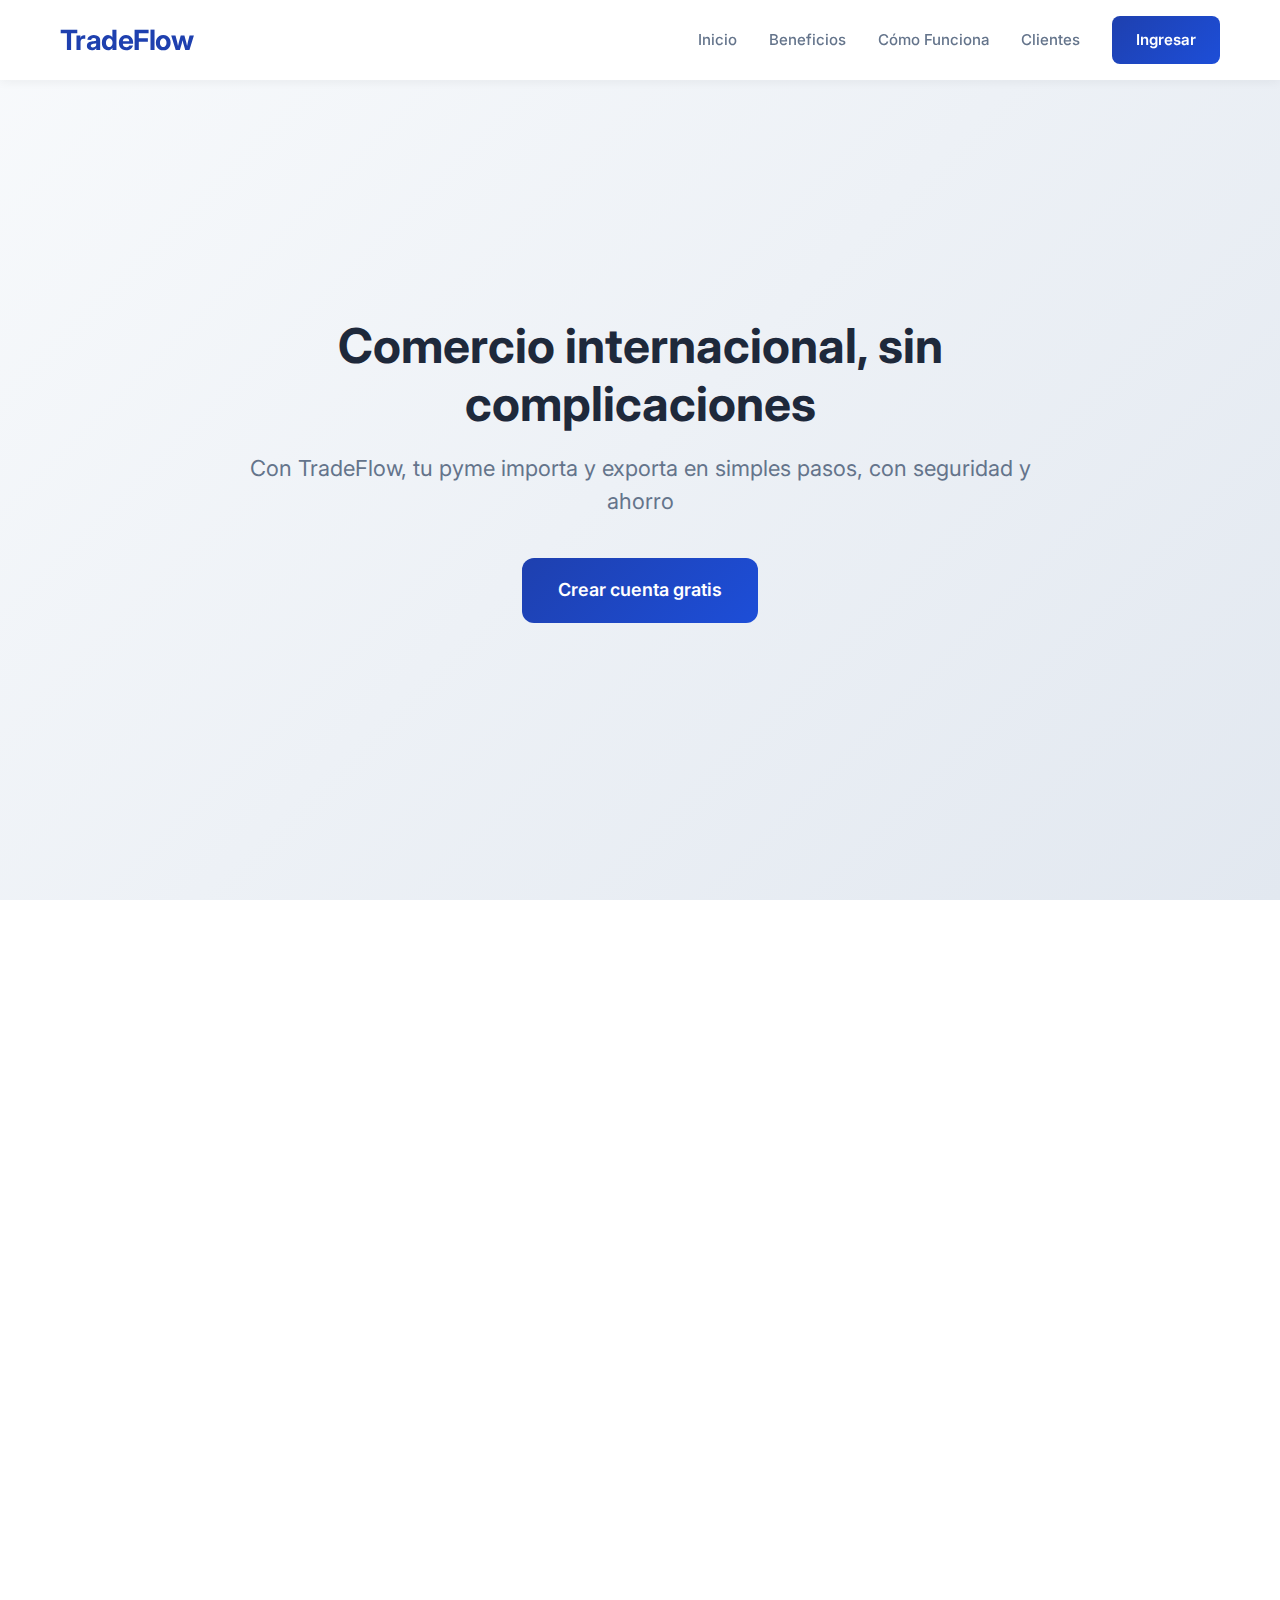
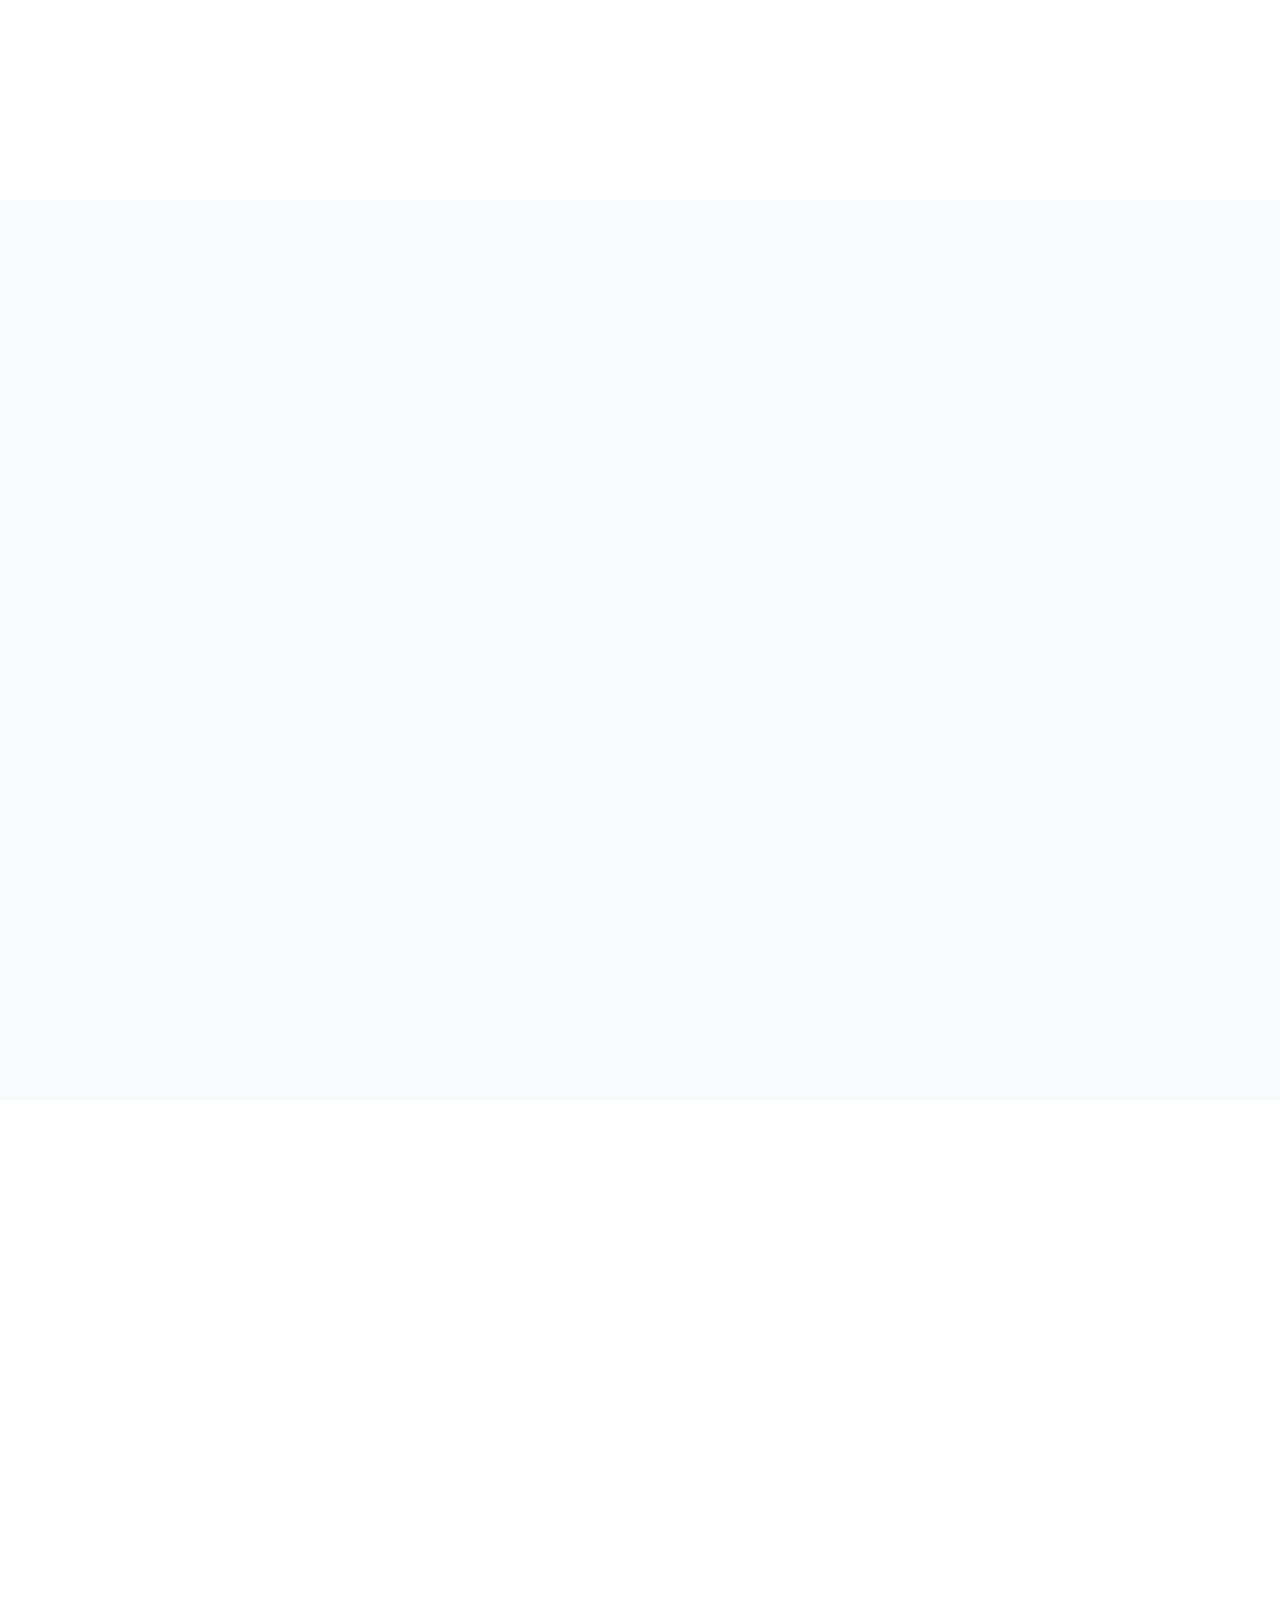
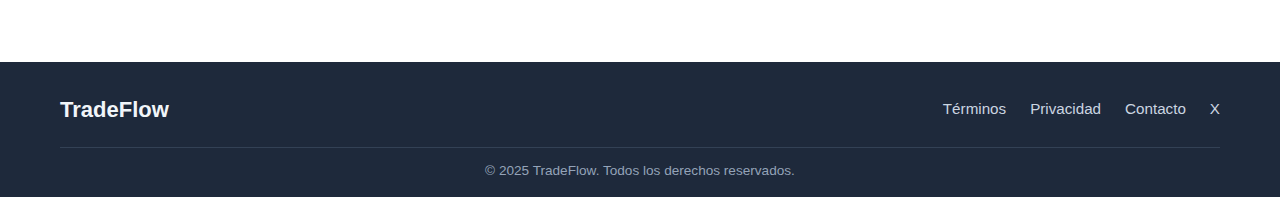
<file: index.html>
<!DOCTYPE html>
<html lang="es">
<head>
    <meta charset="UTF-8">
    <meta name="viewport" content="width=device-width, initial-scale=1.0">
    <title>TradeFlow - Comercio Internacional Simplificado</title>
    <meta name="description" content="Con TradeFlow, tu pyme importa y exporta en simples pasos, con seguridad y ahorro. Comercio internacional sin complicaciones.">
    <link href="https://fonts.googleapis.com/css2?family=Inter:wght@400;500;600;700&display=swap" rel="stylesheet">
    <style>
        * {
            margin: 0;
            padding: 0;
            box-sizing: border-box;
        }

        body {
            font-family: 'Inter', sans-serif;
            line-height: 1.6;
            color: #334155;
            overflow-x: hidden;
        }

        .container {
            max-width: 1200px;
            margin: 0 auto;
            padding: 0 20px;
        }

        /* Header */
        .header {
            background: white;
            box-shadow: 0 2px 10px rgba(0, 0, 0, 0.05);
            position: fixed;
            top: 0;
            left: 0;
            right: 0;
            z-index: 1000;
            transition: all 0.3s ease;
        }

        .header-content {
            display: flex;
            justify-content: space-between;
            align-items: center;
            padding: 16px 20px;
            max-width: 1200px;
            margin: 0 auto;
        }

        .logo {
            font-size: 28px;
            font-weight: 700;
            color: #1e40af;
            text-decoration: none;
            letter-spacing: -0.02em;
        }

        .nav {
            display: flex;
            gap: 32px;
            align-items: center;
        }

        .nav-link {
            color: #64748b;
            text-decoration: none;
            font-weight: 500;
            font-size: 15px;
            transition: color 0.2s ease;
        }

        .nav-link:hover {
            color: #1e40af;
        }

        .nav-cta {
            background: linear-gradient(135deg, #1e40af 0%, #1d4ed8 100%);
            color: white !important;
            padding: 12px 24px;
            border-radius: 8px;
            font-weight: 600;
            transition: all 0.2s ease;
        }

        .nav-cta:hover {
            background: linear-gradient(135deg, #1d4ed8 0%, #2563eb 100%);
            transform: translateY(-1px);
            box-shadow: 0 4px 12px rgba(30, 64, 175, 0.25);
        }

        .mobile-menu-btn {
            display: none;
            background: none;
            border: none;
            font-size: 24px;
            color: #64748b;
            cursor: pointer;
        }

        /* Hero Section */
        .hero {
            background: linear-gradient(135deg, #f8fafc 0%, #e2e8f0 100%);
            padding: 120px 0 80px;
            text-align: center;
        }

        .hero-content {
            max-width: 800px;
            margin-top: 60px;
        }

        .hero {
            display: flex;
            align-items: center;
            justify-content: center;
            flex-direction: column;
            min-height: 100vh;
            padding: 120px 20px 80px;
            text-align: center;
            background: linear-gradient(135deg, #f8fafc 0%, #e2e8f0 100%);
        }


        .hero-title {
            font-size: clamp(32px, 5vw, 48px);
            font-weight: 700;
            color: #1e293b;
            margin-bottom: 20px;
            line-height: 1.2;
        }

        .hero-subtitle {
            font-size: clamp(18px, 3vw, 22px);
            color: #64748b;
            margin-bottom: 40px;
            line-height: 1.5;
        }

        .hero-cta {
            background: linear-gradient(135deg, #1e40af 0%, #1d4ed8 100%);
            color: white;
            padding: 18px 36px;
            border: none;
            border-radius: 12px;
            font-size: 18px;
            font-weight: 600;
            cursor: pointer;
            transition: all 0.3s ease;
            text-decoration: none;
            display: inline-block;
            margin-bottom: 60px;
        }

        .hero-cta:hover {
            background: linear-gradient(135deg, #1d4ed8 0%, #2563eb 100%);
            transform: translateY(-2px);
            box-shadow: 0 8px 25px rgba(30, 64, 175, 0.3);
        }

        .hero-image {
            max-width: 600px;
            width: 100%;
            height: 300px;
            background: linear-gradient(135deg, #e2e8f0 0%, #cbd5e1 100%);
            border-radius: 16px;
            display: flex;
            align-items: center;
            justify-content: center;
            margin: 0 auto;
            color: #64748b;
            font-size: 18px;
            font-weight: 500;
        }

        /* Benefits Section */
       .benefits {
            display: flex;
            flex-direction: column;
            justify-content: center;
            align-items: center;
            min-height: 100vh;
            padding: 80px 20px;
            background: white;
            text-align: center;
        }


        .section-title {
            text-align: center;
            font-size: 36px;
            font-weight: 700;
            color: #1e293b;
            margin-bottom: 60px;
        }

        .benefits-grid {
            display: grid;
            grid-template-columns: repeat(auto-fit, minmax(300px, 1fr));
            gap: 40px;
            width: 100%;
            max-width: 1200px;
        }

        .benefit-card {
            text-align: center;
            padding: 40px 20px;
            border-radius: 16px;
            background: #f8fafc;
            border: 2px solid #e2e8f0;
            transition: all 0.3s ease;
        }

        .benefit-card:hover {
            border-color: #1e40af;
            background: white;
            box-shadow: 0 8px 25px rgba(30, 64, 175, 0.1);
            transform: translateY(-4px);
        }

        .benefit-icon {
            width: 80px;
            height: 80px;
            background: linear-gradient(135deg, #1e40af 0%, #1d4ed8 100%);
            border-radius: 20px;
            display: flex;
            align-items: center;
            justify-content: center;
            margin: 0 auto 24px;
            font-size: 36px;
            color: white;
        }

        .benefit-title {
            font-size: 22px;
            font-weight: 600;
            color: #1e293b;
            margin-bottom: 16px;
        }

        .benefit-description {
            font-size: 16px;
            color: #64748b;
            line-height: 1.6;
        }

        /* How It Works */
        .how-it-works {
            padding:140px 0 80px ;
            background: #f8fafc;
            width: 100vw;
            margin-left: calc(-50vw + 50%);
            min-height: 100vh;
        }

        .steps-grid {
            display: grid;
            grid-template-columns: repeat(auto-fit, minmax(250px, 1fr));
            gap: 40px;
            margin-top: 60px;
        }

        .step-card {
            text-align: center;
            position: relative;
        }

        .step-number {
            width: 60px;
            height: 60px;
            background: linear-gradient(135deg, #1e40af 0%, #1d4ed8 100%);
            border-radius: 50%;
            display: flex;
            align-items: center;
            justify-content: center;
            margin: 0 auto 24px;
            font-size: 24px;
            font-weight: 700;
            color: white;
        }

        .step-title {
            font-size: 20px;
            font-weight: 600;
            color: #1e293b;
            margin-bottom: 12px;
        }

        .step-description {
            font-size: 16px;
            color: #64748b;
            line-height: 1.5;
        }

        /* Testimonials */
        .testimonials {
            padding: 80px 0;
            background: white;
        }

        .testimonials-grid {
            display: grid;
            grid-template-columns: repeat(auto-fit, minmax(350px, 1fr));
            gap: 40px;
            margin-top: 60px;
        }

        .testimonial-card {
            background: #f8fafc;
            border: 2px solid #e2e8f0;
            border-radius: 16px;
            padding: 32px;
            transition: all 0.3s ease;
        }

        .testimonial-card:hover {
            border-color: #1e40af;
            background: white;
            box-shadow: 0 8px 25px rgba(30, 64, 175, 0.1);
        }

        .testimonial-quote {
            font-size: 18px;
            color: #1e293b;
            margin-bottom: 20px;
            font-style: italic;
            line-height: 1.6;
        }

        .testimonial-author {
            font-weight: 600;
            color: #1e40af;
        }

        .testimonial-company {
            font-size: 14px;
            color: #64748b;
            margin-top: 4px;
        }

        /* Final CTA */
        .final-cta {
            padding: 80px 0;
            background: linear-gradient(135deg, #1e40af 0%, #1d4ed8 100%);
            color: white;
            text-align: center;
        }

        .final-cta-title {
            font-size: 36px;
            font-weight: 700;
            margin-bottom: 20px;
        }

        .final-cta-subtitle {
            font-size: 20px;
            margin-bottom: 40px;
            opacity: 0.9;
        }

        .final-cta-button {
            background: white;
            color: #1e40af;
            padding: 18px 36px;
            border: none;
            border-radius: 12px;
            font-size: 18px;
            font-weight: 600;
            cursor: pointer;
            transition: all 0.3s ease;
            text-decoration: none;
            display: inline-block;
        }

        .final-cta-button:hover {
            background: #f8fafc;
            transform: translateY(-2px);
            box-shadow: 0 8px 25px rgba(0, 0, 0, 0.2);
        }

        /* Footer */
        .footer {
        background: #1e293b;
        color: #cbd5e1;
        padding: 30px 0 15px;
        font-family: 'Arial', sans-serif;
        }

        .footer-content {
        display: flex;
        justify-content: space-between;
        align-items: center;
        flex-wrap: wrap;
        gap: 20px;
        }

        .footer-logo {
        font-size: 22px;
        font-weight: 700;
        color: #f1f5f9; /* blanco suave */
        }

        .footer-links {
        display: flex;
        gap: 24px;
        flex-wrap: wrap;
        }

        .footer-link {
        color: #cbd5e1;
        text-decoration: none;
        font-size: 0.95rem;
        transition: color 0.2s ease;
        }

        .footer-link:hover {
        color: #60a5fa;
        }

        .footer-bottom {
        margin-top: 20px;
        text-align: center;
        font-size: 0.85rem;
        color: #94a3b8; /* gris más tenue */
        border-top: 1px solid #334155;
        padding-top: 12px;
        }

        

        /* Responsive Design */
        @media (max-width: 768px) {
            .nav {
                display: none;
            }

            .mobile-menu-btn {
                display: block;
            }

            .hero {
                padding: 100px 0 60px;
            }

            .benefits, .how-it-works, .testimonials {
                padding: 60px 0;
            }

            .final-cta {
                padding: 60px 0;
            }

            .section-title {
                font-size: 28px;
                margin-bottom: 40px;
            }

            .final-cta-title {
                font-size: 28px;
            }

            .final-cta-subtitle {
                font-size: 18px;
            }

            .footer-content {
                flex-direction: column;
                text-align: center;
            }

            .footer-links {
                justify-content: center;
            }
        }

        /* Scroll animations */
        .fade-in {
            opacity: 0;
            transform: translateY(30px);
            transition: all 0.8s ease;
        }

        .fade-in.visible {
            opacity: 1;
            transform: translateY(0);
        }

        /* Custom scrollbar */
        ::-webkit-scrollbar {
            width: 8px;
        }

        ::-webkit-scrollbar-track {
            background: #f1f5f9;
        }

        ::-webkit-scrollbar-thumb {
            background: #cbd5e1;
            border-radius: 4px;
        }

        ::-webkit-scrollbar-thumb:hover {
            background: #94a3b8;
        }
        .benefit-card {
        background: #fff;
        border-radius: 16px;
        padding: 20px;
        text-align: center;
        box-shadow: 0 4px 12px rgba(0,0,0,0.1);
        transition: transform 0.2s;
        }

        .benefit-card:hover {
        transform: translateY(-5px);
        }

        .benefit-icon {
        margin-bottom: 12px;
        }

        .benefit-icon .icon {
        width: 48px;
        height: 48px;
        
        }

    </style>
</head>
<body>
    <!-- Header -->
    <header class="header">
        <div class="header-content">
            <a href="#" class="logo">TradeFlow</a>
            <nav class="nav">
                <a href="#inicio" class="nav-link">Inicio</a>
                <a href="#beneficios" class="nav-link">Beneficios</a>
                <a href="#como-funciona" class="nav-link">Cómo Funciona</a>
                <a href="#clientes" class="nav-link">Clientes</a>
                <a href="dashboard.html" class="nav-link nav-cta">Ingresar</a>
            </nav>
            <button class="mobile-menu-btn">☰</button>
        </div>
    </header>

    <!-- Hero Section -->
    <section class="hero" id="inicio">
        <div class="container">
            <div class="hero-content fade-in">
                <h1 class="hero-title">Comercio internacional, sin complicaciones</h1>
                <p class="hero-subtitle">Con TradeFlow, tu pyme importa y exporta en simples pasos, con seguridad y ahorro</p>
                <a href="dashboard.html" class="hero-cta">Crear cuenta gratis</a>
                </div>
            </div>
        </div>
    </section>

    <!-- Benefits Section -->
    <section class="benefits" id="beneficios">
  <div class="container">
    <h2 class="section-title fade-in">¿Por qué elegir TraderFlow?</h2>
    <div class="benefits-grid">
      
      <!-- Tarjeta 1 -->
      <div class="benefit-card fade-in">
        <div class="benefit-icon">
        <svg xmlns="http://www.w3.org/2000/svg" class="icon" fill="none" viewBox="0 0 24 24" stroke="currentColor" stroke-width="2">
        <circle cx="12" cy="12" r="10"/>
        <path d="M12 6v6l4 2"/>
        </svg>
        </div>
        <h3 class="benefit-title">Ahorro de tiempo y dinero</h3>
        <p class="benefit-text">Simplificamos procesos para que gastes menos y produzcas más.</p>
      </div>

      <!-- Tarjeta 2 -->
      <div class="benefit-card fade-in">
        <div class="benefit-icon">
          <svg xmlns="http://www.w3.org/2000/svg" class="icon" fill="none" viewBox="0 0 24 24" stroke="currentColor" stroke-width="2">
            <circle cx="12" cy="12" r="3"/>
            <path d="M19.4 15a1.65 1.65 0 0 0 .33 1.82l.06.06a2 2 0 0 1-2.83 2.83l-.06-.06a1.65 1.65 0 0 0-1.82-.33 1.65 1.65 0 0 0-1 1.51V21a2 2 0 0 1-4 0v-.09c0-.7-.4-1.34-1-1.51a1.65 1.65 0 0 0-1.82.33l-.06.06a2 2 0 0 1-2.83-2.83l.06-.06c.46-.46.6-1.15.33-1.82a1.65 1.65 0 0 0-1.51-1H3a2 2 0 0 1 0-4h.09c.7 0 1.34-.4 1.51-1a1.65 1.65 0 0 0-.33-1.82l-.06-.06a2 2 0 0 1 2.83-2.83l.06.06c.46.46 1.15.6 1.82.33.6-.27 1-.81 1-1.51V3a2 2 0 0 1 4 0v.09c0 .7.4 1.34 1 1.51.67.27 1.36.13 1.82-.33l.06-.06a2 2 0 0 1 2.83 2.83l-.06.06a1.65 1.65 0 0 0-.33 1.82c.27.6.81 1 1.51 1H21a2 2 0 0 1 0 4h-.09c-.7 0-1.34.4-1.51 1z"/>
            </svg>
        </div>
        <h3 class="benefit-title">Optimización de procesos</h3>
        <p class="benefit-text">Organización clara y eficiente de cada paso de tu operación.</p>
      </div>

      <!-- Tarjeta 3 -->
      <div class="benefit-card fade-in">
        <div class="benefit-icon">
          <svg xmlns="http://www.w3.org/2000/svg" class="icon" fill="none" viewBox="0 0 24 24" stroke="currentColor" stroke-width="2">
            <rect x="3" y="11" width="18" height="10" rx="2" ry="2"/>
            <path d="M7 11V7a5 5 0 0 1 10 0v4"/>
            </svg>
        </div>
        <h3 class="benefit-title">Mayor seguridad</h3>
        <p class="benefit-text">Protegemos tus operaciones con los mejores estándares.</p>
      </div>

    </div>
  </div>
</section>


    <!-- How It Works -->
    <section class="how-it-works" id="como-funciona">
        <div class="container">
            <h2 class="section-title fade-in">¿Cómo funciona?</h2>
            <div class="steps-grid">
                <div class="step-card fade-in">
                    <div class="step-number">1</div>
                    <h3 class="step-title">Simulá tu operación</h3>
                    <p class="step-description">Ingresá los datos de tu producto y destino. Recibí una cotización instantánea con todos los costos incluidos.</p>
                </div>
                <div class="step-card fade-in">
                    <div class="step-number">2</div>
                    <h3 class="step-title">Elegí transporte y seguro</h3>
                    <p class="step-description">Seleccioná entre múltiples opciones de logística y cobertura de seguro adaptadas a tu presupuesto y tiempos.</p>
                </div>
                <div class="step-card fade-in">
                    <div class="step-number">3</div>
                    <h3 class="step-title">Escaneá documentos y confirmá</h3>
                    <p class="step-description">Subí tus documentos con nuestro scanner inteligente. Nosotros validamos y procesamos automáticamente.</p>
                </div>
                <div class="step-card fade-in">
                    <div class="step-number">4</div>
                    <h3 class="step-title">Seguimiento en tiempo real</h3>
                    <p class="step-description">Monitoreá tu operación 24/7 desde tu dashboard. Recibí notificaciones en cada etapa del proceso.</p>
                </div>
            </div>
        </div>
    </section>

    <!-- Testimonials -->
    <section class="testimonials" id="clientes">
        <div class="container">
            <h2 class="section-title fade-in">Lo que dicen nuestros clientes</h2>
            <div class="testimonials-grid">
                <div class="testimonial-card fade-in">
                    <p class="testimonial-quote">"TradeFlow transformó nuestra forma de importar. Lo que antes tomaba semanas, ahora lo resolvemos en días con total transparencia."</p>
                    <div class="testimonial-author">Silvia González</div>
                    <div class="testimonial-company">Directora, Textiles del Sur</div>
                </div>
                <div class="testimonial-card fade-in">
                    <p class="testimonial-quote">"La plataforma es increíblemente intuitiva y el ahorro en costos operativos fue inmediato. Recomiendo TradeFlow sin dudas."</p>
                    <div class="testimonial-author">Eduardo Mendoza</div>
                    <div class="testimonial-company">CEO, Tech Import Argentina</div>
                </div>
                <div class="testimonial-card fade-in">
                    <p class="testimonial-quote">"Como pyme, necesitábamos seguridad y simplicidad. TradeFlow nos dio ambas cosas, permitiéndonos crecer internacionalmente."</p>
                    <div class="testimonial-author">Ana Olivera</div>
                    <div class="testimonial-company">Fundadora, Eco Productos</div>
                </div>
            </div>
        </div>
    </section>

    <!-- Footer -->
<footer class="footer">
  <div class="container">
    <div class="footer-content">
      <div class="footer-logo">TradeFlow</div>
      <div class="footer-links">
        <a href="#terminos" class="footer-link">Términos</a>
        <a href="#privacidad" class="footer-link">Privacidad</a>
        <a href="#contacto" class="footer-link">Contacto</a>
        <a href="#twitter" class="footer-link">X</a>
      </div>
    </div>
    <div class="footer-bottom">
      <p>© 2025 TradeFlow. Todos los derechos reservados.</p>
    </div>
  </div>
</footer>

    <script>
        // Smooth scrolling for anchor links
        document.querySelectorAll('a[href^="#"]').forEach(anchor => {
            anchor.addEventListener('click', function (e) {
                e.preventDefault();
                const target = document.querySelector(this.getAttribute('href'));
                if (target) {
                    target.scrollIntoView({
                        behavior: 'smooth',
                        block: 'start'
                    });
                }
            });
        });

        // Header scroll effect
        window.addEventListener('scroll', () => {
            const header = document.querySelector('.header');
            if (window.scrollY > 100) {
                header.style.background = 'rgba(255, 255, 255, 0.95)';
                header.style.backdropFilter = 'blur(10px)';
            } else {
                header.style.background = 'white';
                header.style.backdropFilter = 'none';
            }
        });

        // Scroll animations
        const observerOptions = {
            threshold: 0.1,
            rootMargin: '0px 0px -50px 0px'
        };

        const observer = new IntersectionObserver((entries) => {
            entries.forEach(entry => {
                if (entry.isIntersecting) {
                    entry.target.classList.add('visible');
                }
            });
        }, observerOptions);

        // Observe all fade-in elements
        document.querySelectorAll('.fade-in').forEach(el => {
            observer.observe(el);
        });

        // Mobile menu functionality (basic)
        const mobileMenuBtn = document.querySelector('.mobile-menu-btn');
        const nav = document.querySelector('.nav');
        
        mobileMenuBtn.addEventListener('click', () => {
            nav.style.display = nav.style.display === 'flex' ? 'none' : 'flex';
        });

        // Close mobile menu when clicking a link
        document.querySelectorAll('.nav-link').forEach(link => {
            link.addEventListener('click', () => {
                if (window.innerWidth <= 768) {
                    nav.style.display = 'none';
                }
            });
        });

        // Reset mobile menu on resize
        window.addEventListener('resize', () => {
            if (window.innerWidth > 768) {
                nav.style.display = 'flex';
            } else {
                nav.style.display = 'none';
            }
        });

        // Add loading states to buttons
        document.querySelectorAll('.hero-cta, .final-cta-button').forEach(button => {
            button.addEventListener('click', function(e) {
                if (this.getAttribute('href') === '#dashboard') {
                    e.preventDefault();
                    // Here you would normally redirect to registration page
                    alert('Redirigiendo a la página de dashboard...');
                }
            });
        });

        // Performance optimization: Lazy load animations
        if ('requestIdleCallback' in window) {
            requestIdleCallback(() => {
                // Additional animations or effects can be loaded here
                console.log('TradeFlow Landing Page loaded successfully');
            });
        }
    </script>
</body>
</html>
</file>
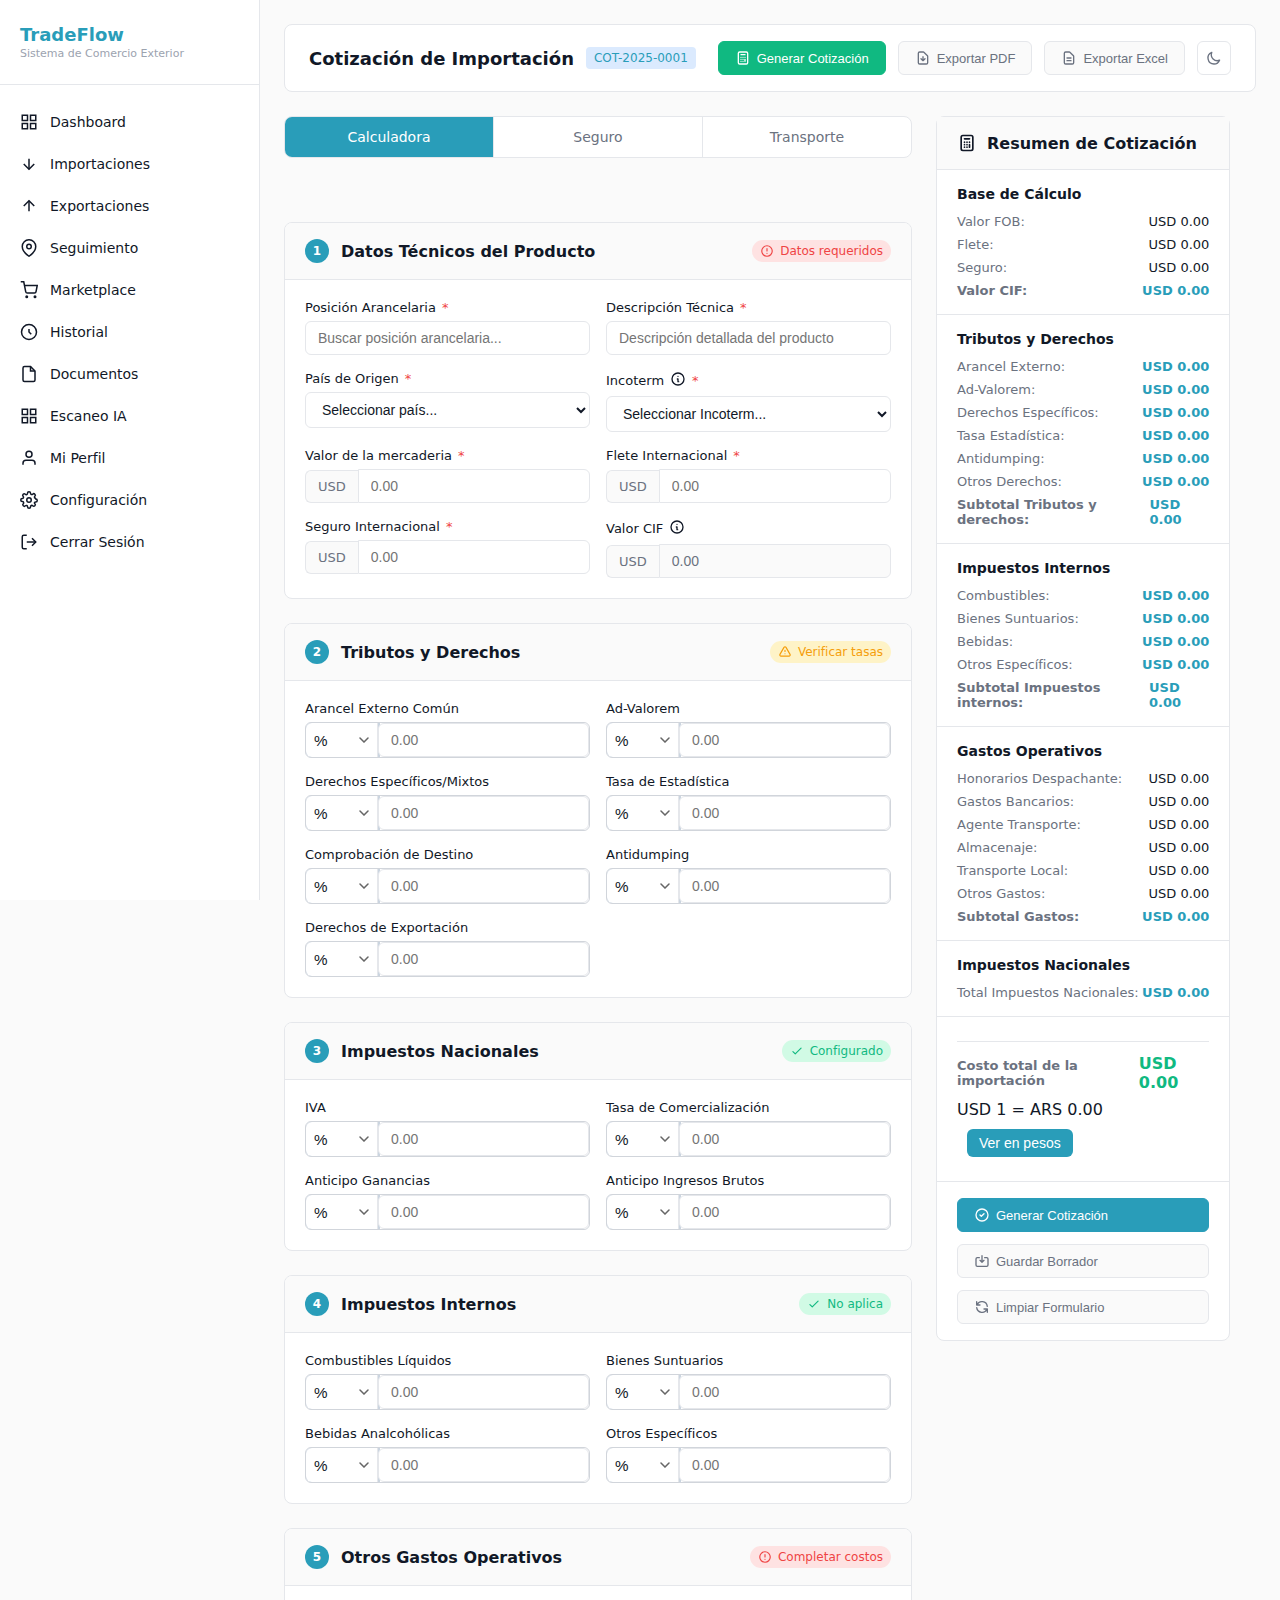
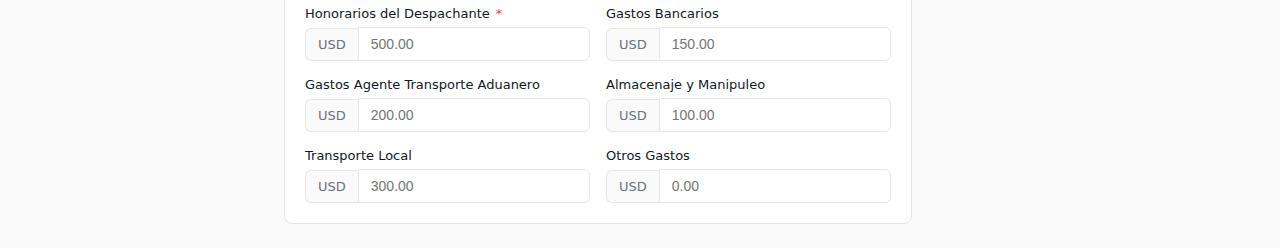
<file: importacion.html>
<!DOCTYPE html>
<html lang="es">
<head>
    <meta charset="UTF-8">
    <meta name="viewport" content="width=device-width, initial-scale=1.0">
    <link rel="stylesheet" href="import.css">
    <title>TradeFlow - Cotizador de Importaciones</title>

</head>
<body>
    <div class="app-container">
        <nav class="sidebar">
            <div class="sidebar-header">
                <div class="logo">TradeFlow</div>
                <div class="logo-subtitle">Sistema de Comercio Exterior</div>
            </div>
            
            <div class="sidebar-nav">
                <a href="dashboard.html" class="nav-item">
                    <svg xmlns="http://www.w3.org/2000/svg" class="nav-icon" fill="none" stroke="currentColor" viewBox="0 0 24 24" stroke-width="2">
            <rect x="3" y="3" width="7" height="7"></rect>
            <rect x="14" y="3" width="7" height="7"></rect>
            <rect x="14" y="14" width="7" height="7"></rect>
            <rect x="3" y="14" width="7" height="7"></rect>
                    </svg>
                    Dashboard
                </a>
                
                <a href="importacion.html" class="nav-item">
                    <svg xmlns="http://www.w3.org/2000/svg" class="nav-icon" fill="none" stroke="currentColor" viewBox="0 0 24 24" stroke-width="2">
                    <path d="M12 5v14"></path>
                    <path d="M19 12l-7 7-7-7"></path>
                    </svg>
                    Importaciones
                    </a>
                
                    
                <a href="#" class="nav-item"> 
                    <svg xmlns="http://www.w3.org/2000/svg" class="nav-icon" fill="none" stroke="currentColor" viewBox="0 0 24 24" stroke-width="2"> 
                    <path d="M12 19V5"></path> 
                    <path d="M5 12l7-7 7 7"></path> 
                    </svg> 
                    Exportaciones 
                    </a>


                <a href="#" class="nav-item">
                    <svg xmlns="http://www.w3.org/2000/svg" class="nav-icon" fill="none" stroke="currentColor" viewBox="0 0 24 24" stroke-width="2">
                    <path d="M21 10c0 7-9 13-9 13s-9-6-9-13a9 9 0 1118 0z"></path>
                    <circle cx="12" cy="10" r="3"></circle>
                    </svg>
                    Seguimiento
                    </a>
                
                <a href="#" class="nav-item">
                     <svg xmlns="http://www.w3.org/2000/svg" class="nav-icon" fill="none" stroke="currentColor" viewBox="0 0 24 24" stroke-width="2">
                    <circle cx="9" cy="21" r="1"></circle>
                    <circle cx="20" cy="21" r="1"></circle>
                    <path d="M1 1h4l2.68 13.39a2 2 0 002 1.61h9.72a2 2 0 001.98-1.75L23 6H6"></path>
                    </svg>
                    Marketplace
                    </a>

                <a href="#" class="nav-item">
                    <svg xmlns="http://www.w3.org/2000/svg" class="nav-icon" fill="none" stroke="currentColor" viewBox="0 0 24 24" stroke-width="2">
                    <path d="M12 8v4l3 3"></path>
                    <circle cx="12" cy="12" r="10"></circle>
                    </svg>
                    Historial
                     </a>
                
                <a href="#" class="nav-item">
                    <svg xmlns="http://www.w3.org/2000/svg" class="nav-icon" fill="none" stroke="currentColor" viewBox="0 0 24 24" stroke-width="2">
                    <path d="M14 2H6a2 2 0 00-2 2v16a2 2 0 002 2h12a2 2 0 002-2V8z"></path>
                    <polyline points="14 2 14 8 20 8"></polyline>
                    </svg>
                    Documentos
                    </a>

                <a href="#" class="nav-item">
                    <svg xmlns="http://www.w3.org/2000/svg" class="nav-icon" fill="none" stroke="currentColor" viewBox="0 0 24 24" stroke-width="2">
                    <rect x="3" y="3" width="7" height="7"></rect>
                    <rect x="14" y="3" width="7" height="7"></rect>
                    <rect x="14" y="14" width="7" height="7"></rect>
                    <rect x="3" y="14" width="7" height="7"></rect>
                    </svg>
                    Escaneo IA
                    </a>

                <a href="#" class="nav-item">
                     <svg xmlns="http://www.w3.org/2000/svg" class="nav-icon" fill="none" stroke="currentColor" viewBox="0 0 24 24" stroke-width="2">
                    <path d="M20 21v-2a4 4 0 00-4-4H8a4 4 0 00-4 4v2"></path>
                    <circle cx="12" cy="7" r="4"></circle>
                    </svg>
                    Mi Perfil
                    </a>

                <a href="#" class="nav-item">
                    <svg xmlns="http://www.w3.org/2000/svg" class="nav-icon" fill="none" stroke="currentColor" viewBox="0 0 24 24" stroke-width="2">
                    <circle cx="12" cy="12" r="3"></circle>
                    <path d="M19.4 15a1.65 1.65 0 00.33 1.82l.06.06a2 2 0 01-2.83 2.83l-.06-.06a1.65 1.65 0 00-1.82-.33 1.65 1.65 0 00-1 1.51V21a2 2 0 01-4 0v-.09a1.65 1.65 0 00-1-1.51 1.65 1.65 0 00-1.82.33l-.06.06a2 2 0 01-2.83-2.83l.06-.06a1.65 1.65 0 00.33-1.82 1.65 1.65 0 00-1.51-1H3a2 2 0 010-4h.09a1.65 1.65 0 001.51-1 1.65 1.65 0 00-.33-1.82l-.06-.06a2 2 0 012.83-2.83l.06.06a1.65 1.65 0 001.82.33H9a1.65 1.65 0 001-1.51V3a2 2 0 014 0v.09c0 .66.39 1.25 1 1.51h.09a1.65 1.65 0 001.82-.33l.06-.06a2 2 0 012.83 2.83l-.06.06a1.65 1.65 0 00-.33 1.82V9c.66.26 1.25.85 1.51 1.51H21a2 2 0 010 4h-.09c-.66 0-1.25.39-1.51 1z"></path>
                    </svg>
                    Configuración
                    </a>

                <a href="#" class="nav-item">
                    <svg xmlns="http://www.w3.org/2000/svg" class="nav-icon" fill="none" stroke="currentColor" viewBox="0 0 24 24" stroke-width="2">
                    <path d="M9 21H5a2 2 0 01-2-2V5a2 2 0 012-2h4"></path>
                    <polyline points="16 17 21 12 16 7"></polyline>
                    <line x1="21" y1="12" x2="9" y2="12"></line>
                    </svg>
                    Cerrar Sesión
                    </a>
                
            </div>
        </nav>
        
        <!-- Contenido principal -->
        <main class="main-content">
            <!-- Header del cotizador -->
            <header class="header">
                <div class="header-title">
                    Cotización de Importación
                    <span class="quotation-id">COT-2025-0001</span>
                </div>
                
                <div class="header-actions">
                    <button class="btn btn-success" onclick="generateQuotation()">
                        <svg width="16" height="16" fill="none" stroke="currentColor" viewBox="0 0 24 24">
                            <path stroke-linecap="round" stroke-linejoin="round" stroke-width="2" d="M9 7h6m0 10v-3m-3 3h.01M9 17h.01M9 14h.01M12 14h.01M15 11h.01M12 11h.01M9 11h.01M7 21h10a2 2 0 002-2V5a2 2 0 00-2-2H7a2 2 0 00-2 2v14a2 2 0 002 2z"/>
                        </svg>
                        <span>Generar Cotización</span>
                    </button>
                    
                    <button class="btn btn-secondary" onclick="exportPDF()">
                        <svg width="16" height="16" fill="none" stroke="currentColor" viewBox="0 0 24 24">
                            <path stroke-linecap="round" stroke-linejoin="round" stroke-width="2" d="M12 10v6m0 0l-3-3m3 3l3-3m2 8H7a2 2 0 01-2-2V5a2 2 0 012-2h5.586a1 1 0 01.707.293l5.414 5.414a1 1 0 01.293.707V19a2 2 0 01-2 2z"/>
                        </svg>
                        <span>Exportar PDF</span>
                    </button>
                    
                    <button class="btn btn-secondary" onclick="exportExcel()">
                        <svg width="16" height="16" fill="none" stroke="currentColor" viewBox="0 0 24 24">
                            <path stroke-linecap="round" stroke-linejoin="round" stroke-width="2" d="M9 12h6m-6 4h6m2 5H7a2 2 0 01-2-2V5a2 2 0 012-2h5.586a1 1 0 01.707.293l5.414 5.414a1 1 0 01.293.707V19a2 2 0 01-2 2z"/>
                        </svg>
                        <span>Exportar Excel</span>
                    </button>
                    
                    <button class="theme-toggle" onclick="toggleTheme()">
                        <svg width="16" height="16" fill="none" stroke="currentColor" viewBox="0 0 24 24">
                            <path stroke-linecap="round" stroke-linejoin="round" stroke-width="2" d="M20.354 15.354A9 9 0 018.646 3.646 9.003 9.003 0 0012 21a9.003 9.003 0 008.354-5.646z"/>
                        </svg>
                    </button>
                </div>
            </header>
            
            <!-- Layout del cotizador -->
            <div class="cotizador-layout">
                <!-- Formulario principal -->
                <div class="cotizador-main">
                    <!-- Simulación multi-escenario -->
                    <div class="scenario-selector">
                    <div class="scenario-tab active" onclick="selectScenario(base)">Calculadora</div>
                    <div class="scenario-tab">
                        <a href="seguro.html">Seguro</a>
                    </div>
                    <div class="scenario-tab">
                        <a href="transporte.html">Transporte</a>
                    </div>
                    </div>
                    
                    <!-- Alertas de validación -->
                    <div id="validation-alerts"></div>
                    
                    <!-- 1. Datos Técnicos -->
                    <div class="section-card">
                        <div class="section-header">
                            <div class="section-title">
                                <div class="section-number">1</div>
                                Datos Técnicos del Producto
                            </div>
                            <div class="validation-status status-incomplete">
                                <svg class="status-icon" fill="none" stroke="currentColor" viewBox="0 0 24 24">
                                    <path stroke-linecap="round" stroke-linejoin="round" stroke-width="2" d="M12 8v4m0 4h.01M21 12a9 9 0 11-18 0 9 9 0 0118 0z"/>
                                </svg>
                                Datos requeridos
                            </div>
                        </div>
                        <div class="section-content">
                            <div class="form-grid">
                                <div class="form-group">
                                    <label class="form-label required">
                                        Posición Arancelaria
                                        
                                    </label>
                                    <div class="search-container">
                                        <input type="text" class="form-input" id="posicion-arancelaria" 
                                               placeholder="Buscar posición arancelaria..." 
                                               oninput="searchPosicionArancelaria(this.value)">
                                        <div class="search-results" id="search-results" style="display: none;"></div>
                                    </div>
                                </div>
                                
                                <div class="form-group">
                                    <label class="form-label required">Descripción Técnica</label>
                                    <input type="text" class="form-input" id="descripcion-tecnica" 
                                           placeholder="Descripción detallada del producto">
                                </div>
                                
                                <div class="form-group">
                                    <label class="form-label required">
                                        País de Origen
                                        
                                    </label>
                                    <select class="form-select" id="pais-origen">
                                       <option value="">Seleccionar país...</option>
                                <option value="AFG">Afganistán</option>
                                <option value="ALB">Albania</option>
                                <option value="DEU">Alemania</option>
                                <option value="AND">Andorra</option>
                                <option value="AGO">Angola</option>
                                <option value="ATG">Antigua y Barbuda</option>
                                <option value="SAU">Arabia Saudí</option>
                                <option value="ARG">Argentina</option>
                                <option value="ARM">Armenia</option>
                                <option value="AUS">Australia</option>
                                <option value="AUT">Austria</option>
                                <option value="AZE">Azerbaiyán</option>
                                <option value="BHS">Bahamas</option>
                                <option value="BGD">Bangladés</option>
                                <option value="BRB">Barbados</option>
                                <option value="BEL">Bélgica</option>
                                <option value="BLZ">Belice</option>
                                <option value="BEN">Benín</option>
                                <option value="BLR">Bielorrusia</option>
                                <option value="MMR">Birmania</option>
                                <option value="BOL">Bolivia</option>
                                <option value="BIH">Bosnia y Herzegovina</option>
                                <option value="BWA">Botsuana</option>
                                <option value="BRA">Brasil</option>
                                <option value="BRN">Brunéi</option>
                                <option value="BGR">Bulgaria</option>
                                <option value="BFA">Burkina Faso</option>
                                <option value="BDI">Burundi</option>
                                <option value="BTN">Bután</option>
                                <option value="CPV">Cabo Verde</option>
                                <option value="KHM">Camboya</option>
                                <option value="CMR">Camerún</option>
                                <option value="CAN">Canadá</option>
                                <option value="QAT">Catar</option>
                                <option value="TCD">Chad</option>
                                <option value="CHL">Chile</option>
                                <option value="CHN">China</option>
                                <option value="CYP">Chipre</option>
                                <option value="COL">Colombia</option>
                                <option value="COM">Comoras</option>
                                <option value="PRK">Corea del Norte</option>
                                <option value="KOR">Corea del Sur</option>
                                <option value="CRI">Costa Rica</option>
                                <option value="CIV">Costa de Marfil</option>
                                <option value="HRV">Croacia</option>
                                <option value="CUB">Cuba</option>
                                <option value="DNK">Dinamarca</option>
                                <option value="DMA">Dominica</option>
                                <option value="DOM">República Dominicana</option>
                                <option value="ECU">Ecuador</option>
                                <option value="EGY">Egipto</option>
                                <option value="SLV">El Salvador</option>
                                <option value="ARE">Emiratos Árabes Unidos</option>
                                <option value="ERI">Eritrea</option>
                                <option value="SVK">Eslovaquia</option>
                                <option value="SVN">Eslovenia</option>
                                <option value="ESP">España</option>
                                <option value="USA">Estados Unidos</option>
                                <option value="EST">Estonia</option>
                                <option value="SWZ">Esuatini</option>
                                <option value="ETH">Etiopía</option>
                                <option value="PHL">Filipinas</option>
                                <option value="FIN">Finlandia</option>
                                <option value="FJI">Fiyi</option>
                                <option value="FRA">Francia</option>
                                <option value="GAB">Gabón</option>
                                <option value="GMB">Gambia</option>
                                <option value="GEO">Georgia</option>
                                <option value="GHA">Ghana</option>
                                <option value="GRC">Grecia</option>
                                <option value="GRD">Granada</option>
                                <option value="GTM">Guatemala</option>
                                <option value="GIN">Guinea</option>
                                <option value="GNQ">Guinea Ecuatorial</option>
                                <option value="GNB">Guinea-Bisáu</option>
                                <option value="GUY">Guyana</option>
                                <option value="HTI">Haití</option>
                                <option value="HND">Honduras</option>
                                <option value="HUN">Hungría</option>
                                <option value="IND">India</option>
                                <option value="IDN">Indonesia</option>
                                <option value="IRQ">Irak</option>
                                <option value="IRN">Irán</option>
                                <option value="IRL">Irlanda</option>
                                <option value="ISL">Islandia</option>
                                <option value="ISR">Israel</option>
                                <option value="ITA">Italia</option>
                                <option value="JAM">Jamaica</option>
                                <option value="JPN">Japón</option>
                                <option value="JOR">Jordania</option>
                                <option value="KAZ">Kazajistán</option>
                                <option value="KEN">Kenia</option>
                                <option value="KGZ">Kirguistán</option>
                                <option value="KIR">Kiribati</option>
                                <option value="XKX">Kosovo</option>
                                <option value="KWT">Kuwait</option>
                                <option value="LAO">Laos</option>
                                <option value="LSO">Lesoto</option>
                                <option value="LVA">Letonia</option>
                                <option value="LBN">Líbano</option>
                                <option value="LBR">Liberia</option>
                                <option value="LBY">Libia</option>
                                <option value="LIE">Liechtenstein</option>
                                <option value="LTU">Lituania</option>
                                <option value="LUX">Luxemburgo</option>
                                <option value="MDG">Madagascar</option>
                                <option value="MYS">Malasia</option>
                                <option value="MWI">Malaui</option>
                                <option value="MDV">Maldivas</option>
                                <option value="MLI">Malí</option>
                                <option value="MLT">Malta</option>
                                <option value="MAR">Marruecos</option>
                                <option value="MHL">Islas Marshall</option>
                                <option value="MRT">Mauritania</option>
                                <option value="MUS">Mauricio</option>
                                <option value="MEX">México</option>
                                <option value="FSM">Micronesia</option>
                                <option value="MDA">Moldavia</option>
                                <option value="MCO">Mónaco</option>
                                <option value="MNG">Mongolia</option>
                                <option value="MNE">Montenegro</option>
                                <option value="MOZ">Mozambique</option>
                                <option value="NAM">Namibia</option>
                                <option value="NRU">Nauru</option>
                                <option value="NPL">Nepal</option>
                                <option value="NIC">Nicaragua</option>
                                <option value="NER">Níger</option>
                                <option value="NGA">Nigeria</option>
                                <option value="NOR">Noruega</option>
                                <option value="NZL">Nueva Zelanda</option>
                                <option value="OMN">Omán</option>
                                <option value="NLD">Países Bajos</option>
                                <option value="PAK">Pakistán</option>
                                <option value="PLW">Palaos</option>
                                <option value="PSE">Palestina</option>
                                <option value="PAN">Panamá</option>
                                <option value="PNG">Papúa Nueva Guinea</option>
                                <option value="PRY">Paraguay</option>
                                <option value="PER">Perú</option>
                                <option value="POL">Polonia</option>
                                <option value="PRT">Portugal</option>
                                <option value="GBR">Reino Unido</option>
                                <option value="CAF">República Centroafricana</option>
                                <option value="CZE">República Checa</option>
                                <option value="MKD">Macedonia del Norte</option>
                                <option value="COG">República del Congo</option>
                                <option value="COD">República Democrática del Congo</option>
                                <option value="ROU">Rumania</option>
                                <option value="RUS">Rusia</option>
                                <option value="RWA">Ruanda</option>
                                <option value="KNA">San Cristóbal y Nieves</option>
                                <option value="SMR">San Marino</option>
                                <option value="STP">Santo Tomé y Príncipe</option>
                                <option value="LCA">Santa Lucía</option>
                                <option value="VCT">San Vicente y las Granadinas</option>
                                <option value="SEN">Senegal</option>
                                <option value="SRB">Serbia</option>
                                <option value="SYC">Seychelles</option>
                                <option value="SLE">Sierra Leona</option>
                                <option value="SGP">Singapur</option>
                                <option value="SYR">Siria</option>
                                <option value="SOM">Somalia</option>
                                <option value="LKA">Sri Lanka</option>
                                <option value="ZAF">Sudáfrica</option>
                                <option value="SDN">Sudán</option>
                                <option value="SSD">Sudán del Sur</option>
                                <option value="SWE">Suecia</option>
                                <option value="CHE">Suiza</option>
                                <option value="THA">Tailandia</option>
                                <option value="TWN">Taiwán</option>
                                <option value="TJK">Tayikistán</option>
                                <option value="TZA">Tanzania</option>
                                <option value="THA">Tailandia</option>
                                <option value="TLS">Timor Oriental</option>
                                <option value="TGO">Togo</option>
                                <option value="TON">Tonga</option>
                                <option value="TTO">Trinidad y Tobago</option>
                                <option value="TUN">Túnez</option>
                                <option value="TUR">Turquía</option>
                                <option value="TKM">Turkmenistán</option>
                                <option value="TUV">Tuvalu</option>
                                <option value="UKR">Ucrania</option>
                                <option value="UGA">Uganda</option>
                                <option value="URY">Uruguay</option>
                                <option value="UZB">Uzbekistán</option>
                                <option value="VUT">Vanuatu</option>
                                <option value="VAT">Ciudad del Vaticano</option>
                                <option value="VEN">Venezuela</option>
                                <option value="VNM">Vietnam</option>
                                <option value="YEM">Yemen</option>
                                <option value="ZMB">Zambia</option>
                                <option value="ZWE">Zimbabue</option>
                                    </select>
                                </div>
                                
                                <div class="form-group">
                                    <label class="form-label required">
                                        Incoterm
                                        <div class="tooltip-trigger">
                                            <svg width="16" height="16" fill="none" stroke="currentColor" viewBox="0 0 24 24">
                                                <path stroke-linecap="round" stroke-linejoin="round" stroke-width="2" d="M13 16h-1v-4h-1m1-4h.01M21 12a9 9 0 11-18 0 9 9 0 0118 0z"/>
                                            </svg>
                                            <div class="tooltip">Término de comercio internacional que define responsabilidades</div>
                                        </div>
                                    </label>
                                    <select class="form-select" id="incoterm">
                                        <option value="">Seleccionar Incoterm...</option>
                                        <option value="EXW">EXW - Ex Works</option>
                                        <option value="FCA">FCA - Free Carrier</option>
                                        <option value="FOB">FOB - Free On Board</option>
                                        <option value="FAS">FAS - Free Alongside Ship</option>
                                        <option value="CFR">CFR - Cost and Freight</option>
                                        <option value="CIF">CIF - Cost, Insurance and Freight</option>
                                        <option value="CPT">CPT - Carriage Paid To</option>
                                        <option value="CIP">CIP - Carriage and Insurance Paid To</option>
                                        <option value="DAP">DAP - Delivered At Place</option>
                                        <option value="DPU">DPU - Delivered at Place Unloaded</option>
                                        <option value="DDP">DDP - Delivered Duty Paid</option>
                                    </select>
                                </div>
                                
                                <div class="form-group">
                                    <label class="form-label required">
                                        Valor de la mercaderia  
                                    </label>
                                    <div class="input-group">
                                        <span class="input-prefix">USD</span>
                                        <input type="number" class="form-input" id="valor-fob" 
                                               placeholder="0.00" step="0.01" oninput="calculateCIF()">
                                    </div>
                                </div>
                                
                                <div class="form-group">
                                    <label class="form-label required">
                                        Flete Internacional
                                       
                                    </label>
                                    <div class="input-group">
                                        <span class="input-prefix">USD</span>
                                        <input type="number" class="form-input" id="flete-internacional" 
                                               placeholder="0.00" step="0.01" oninput="calculateCIF()">
                                    </div>
                                </div>
                                
                                <div class="form-group">
                                    <label class="form-label required">
                                        Seguro Internacional
                                       
                                    </label>
                                    <div class="input-group">
                                        <span class="input-prefix">USD</span>
                                        <input type="number" class="form-input" id="seguro-internacional" 
                                               placeholder="0.00" step="0.01" oninput="calculateCIF()">
                                    </div>
                                </div>
                                
                                <div class="form-group">
                                    <label class="form-label">
                                        Valor CIF 
                                        <div class="tooltip-trigger">
                                            <svg width="16" height="16" fill="none" stroke="currentColor" viewBox="0 0 24 24">
                                                <path stroke-linecap="round" stroke-linejoin="round" stroke-width="2" d="M13 16h-1v-4h-1m1-4h.01M21 12a9 9 0 11-18 0 9 9 0 0118 0z"/>
                                            </svg>
                                            <div class="tooltip">Base para el cálculo de aranceles</div>
                                        </div>
                                    </label>
                                    <div class="input-group">
                                        <span class="input-prefix">USD</span>
                                        <input type="number" class="form-input calculated" id="valor-cif" 
                                               placeholder="0.00" step="0.01" readonly>
                                    </div>
                                </div>
                            </div>
                        </div>
                    </div>
              

               <!-- 2. Tributos y Derechos -->
<div class="section-card">
    <div class="section-header">
        <div class="section-title">
            <div class="section-number">2</div>
            Tributos y Derechos
        </div>
        <div class="validation-status status-warning">
            <svg class="status-icon" fill="none" stroke="currentColor" viewBox="0 0 24 24">
                <path stroke-linecap="round" stroke-linejoin="round" stroke-width="2"
                      d="M12 9v2m0 4h.01m-6.938 4h13.856c1.54 0 2.502-1.667 1.732-3L13.732 4c-.77-1.333-2.694-1.333-3.464 0L3.34 16c-.77 1.333.192 3 1.732 3z"/>
            </svg>
            Verificar tasas
        </div>
    </div>
    <div class="section-content">
        <div class="form-grid">


    <!-- Arancel Externo Común -->
<div class="form-group">
  <label class="form-label">Arancel Externo Común</label>
  <div class="input-group-horizontal">
    
    <!-- Selector pequeño primero -->
    <select class="form-select compacto" id="arancel-externo-tipo" onchange="updatePlaceholder('arancel-externo')">
      <option value="percent">%</option>
      <option value="amount">USD</option>
    </select>

    <!-- Input numérico pegado -->
    <input type="number" class="form-input" id="arancel-externo" placeholder="0.00" step="0.01" oninput="calculateTributos()">

  </div>
</div>


          <!-- Ad-Valorem -->
<div class="form-group">
  <label class="form-label">Ad-Valorem</label>
  <div class="input-group-horizontal">
    
    <!-- Selector compacto primero -->
    <select class="form-select compacto" id="ad-valorem-tipo" onchange="updatePlaceholder('ad-valorem')">
      <option value="percent">%</option>
      <option value="amount">USD</option>
    </select>

    <!-- Input numérico pegado -->
    <input type="number" class="form-input" id="ad-valorem" placeholder="0.00" step="0.01" oninput="calculateTributos()">

  </div>
</div>


    <!-- Derechos Específicos/Mixtos -->
<div class="form-group">
  <label class="form-label">Derechos Específicos/Mixtos</label>
  <div class="input-group-horizontal">
    
    <!-- Selector compacto primero -->
    <select class="form-select compacto" id="derechos-especificos-tipo" onchange="updatePlaceholder('derechos-especificos')">
      <option value="percent">%</option>
      <option value="amount">USD</option>
    </select>

    <!-- Input numérico pegado -->
    <input type="number" class="form-input" id="derechos-especificos" placeholder="0.00" step="0.01" oninput="calculateTributos()">

  </div>
</div>


    <!-- Tasa de Estadística -->
<div class="form-group">
  <label class="form-label">Tasa de Estadística</label>
  <div class="input-group-horizontal">
    
    <!-- Selector compacto primero -->
    <select class="form-select compacto" id="tasa-estadistica-tipo" onchange="updatePlaceholder('tasa-estadistica')">
      <option value="percent">%</option>
      <option value="amount">USD</option>
    </select>

    <!-- Input numérico pegado -->
    <input type="number" class="form-input" id="tasa-estadistica" placeholder="0.00" step="0.01"  oninput="calculateTributos()">

  </div>
</div>


    <!-- Comprobación de Destino -->
<div class="form-group">
  <label class="form-label">Comprobación de Destino</label>
  <div class="input-group-horizontal">
    
    <!-- Selector compacto primero -->
    <select class="form-select compacto" id="comprobacion-destino-tipo" onchange="updatePlaceholder('comprobacion-destino')">
      <option value="percent">%</option>
      <option value="amount">USD</option>
    </select>

    <!-- Input numérico pegado -->
    <input type="number" class="form-input" id="comprobacion-destino" placeholder="0.00" step="0.01" oninput="calculateTributos()">

  </div>
</div>


    <!-- Antidumping -->
<div class="form-group">
  <label class="form-label">Antidumping</label>
  <div class="input-group-horizontal">
    
    <!-- Selector compacto primero -->
    <select class="form-select compacto" id="antidumping-tipo" onchange="updatePlaceholder('antidumping')">
      <option value="percent">%</option>
      <option value="amount">USD</option>
    </select>

    <!-- Input numérico pegado -->
    <input type="number" class="form-input" id="antidumping" placeholder="0.00" step="0.01" oninput="calculateTributos()">

  </div>
</div>

    <!-- Derechos de Exportación -->
<div class="form-group">
  <label class="form-label">Derechos de Exportación</label>
  <div class="input-group-horizontal">
    
    <!-- Selector compacto primero -->
    <select class="form-select compacto" id="derechos-exportacion-tipo" onchange="updatePlaceholder('derechos-exportacion')">
      <option value="percent">%</option>
      <option value="amount">USD</option>
    </select>

    <!-- Input numérico pegado -->
    <input type="number" class="form-input" id="derechos-exportacion" placeholder="0.00" step="0.01" oninput="calculateTributos()">

  </div>
</div>
        </div>
    </div>
</div>

<!-- 3. Impuestos Nacionales -->
<div class="section-card">
    <div class="section-header">
        <div class="section-title">
            <div class="section-number">3</div>
            Impuestos Nacionales
        </div>
        <div class="validation-status status-complete">
            <svg class="status-icon" fill="none" stroke="currentColor" viewBox="0 0 24 24">
                <path stroke-linecap="round" stroke-linejoin="round" stroke-width="2" d="M5 13l4 4L19 7"/>
            </svg>
            Configurado
        </div>
    </div>
    <div class="section-content">
        <div class="form-grid">

           <!-- IVA -->
<div class="form-group">
  <label class="form-label">IVA</label>
  <div class="input-group-horizontal">
    
    <!-- Selector compacto primero -->
    <select class="form-select compacto" id="iva-tipo" onchange="updatePlaceholder('iva')">
      <option value="percent">%</option>
      <option value="amount">USD</option>
    </select>

    <!-- Input numérico pegado -->
    <input type="number" class="form-input" id="iva" placeholder="0.00" step="0.01"  oninput="calculateImpuestos()">

  </div>
</div>


    <!-- Tasa de Comercialización -->
<div class="form-group">
  <label class="form-label">Tasa de Comercialización</label>
  <div class="input-group-horizontal">
    
    <!-- Selector compacto primero -->
    <select class="form-select compacto" id="tasa-comercializacion-tipo" onchange="updatePlaceholder('tasa-comercializacion')">
      <option value="percent">%</option>
      <option value="amount">USD</option>
    </select>

    <!-- Input numérico pegado -->
    <input type="number" class="form-input" id="tasa-comercializacion" placeholder="0.00" step="0.01" oninput="calculateImpuestos()">

  </div>
</div>

<!-- Anticipo Ganancias -->
<div class="form-group">
  <label class="form-label">Anticipo Ganancias</label>
  <div class="input-group-horizontal">
    
    <!-- Selector compacto primero -->
    <select class="form-select compacto" id="anticipo-ganancias-tipo" onchange="updatePlaceholder('anticipo-ganancias')">
      <option value="percent">%</option>
      <option value="amount">USD</option>
    </select>

    <!-- Input numérico pegado -->
    <input type="number" class="form-input" id="anticipo-ganancias" placeholder="0.00" step="0.01"  oninput="calculateImpuestos()">

  </div>
</div>

    <!-- Anticipo Ingresos Brutos -->
<div class="form-group">
  <label class="form-label">Anticipo Ingresos Brutos</label>
  <div class="input-group-horizontal">
    
    <!-- Selector compacto primero -->
    <select class="form-select compacto" id="anticipo-iibb-tipo" onchange="updatePlaceholder('anticipo-iibb')">
      <option value="percent">%</option>
      <option value="amount">USD</option>
    </select>

    <!-- Input numérico pegado -->
    <input type="number" class="form-input" id="anticipo-iibb" placeholder="0.00" step="0.01"  oninput="calculateImpuestos()">

  </div>
</div>
        </div>
    </div>
</div>

<!-- 4. Impuestos Internos -->
<div class="section-card">
    <div class="section-header">
        <div class="section-title">
            <div class="section-number">4</div>
            Impuestos Internos
        </div>
        <div class="validation-status status-complete">
            <svg class="status-icon" fill="none" stroke="currentColor" viewBox="0 0 24 24">
                <path stroke-linecap="round" stroke-linejoin="round" stroke-width="2" d="M5 13l4 4L19 7"/>
            </svg>
            No aplica
        </div>
    </div>
    <div class="section-content">
        <div class="form-grid">
           
        <!-- Combustibles Líquidos -->
<div class="form-group">
  <label class="form-label">Combustibles Líquidos</label>
  <div class="input-group-horizontal">
    
    <!-- Selector compacto primero -->
    <select class="form-select compacto" id="imp-combustibles-tipo" onchange="updatePlaceholder('imp-combustibles')">
      <option value="percent">%</option>
      <option value="amount">USD</option>
    </select>

    <!-- Input numérico pegado -->
    <input type="number" class="form-input" id="imp-combustibles" placeholder="0.00" step="0.01" oninput="calculateImpuestosInternos()">

  </div>
</div>

    <!-- Bienes Suntuarios -->
<div class="form-group">
  <label class="form-label">Bienes Suntuarios</label>
  <div class="input-group-horizontal">
    
    <!-- Selector compacto primero -->
    <select class="form-select compacto" id="imp-suntuarios-tipo" onchange="updatePlaceholder('imp-suntuarios')">
      <option value="percent">%</option>
      <option value="amount">USD</option>
    </select>

    <!-- Input numérico pegado -->
    <input type="number" class="form-input" id="imp-suntuarios" placeholder="0.00" step="0.01" oninput="calculateImpuestosInternos()">

  </div>
</div>

    <!-- Bebidas Analcohólicas -->
<div class="form-group">
  <label class="form-label">Bebidas Analcohólicas</label>
  <div class="input-group-horizontal">
    
    <!-- Selector compacto primero -->
    <select class="form-select compacto" id="imp-bebidas-tipo" onchange="updatePlaceholder('imp-bebidas')">
      <option value="percent">%</option>
      <option value="amount">USD</option>
    </select>

    <!-- Input numérico pegado -->
    <input type="number" class="form-input" id="imp-bebidas" placeholder="0.00" step="0.01" oninput="calculateImpuestosInternos()">

  </div>
</div>

    <!-- Otros Específicos -->
<div class="form-group">
  <label class="form-label">Otros Específicos</label>
  <div class="input-group-horizontal">
    
    <!-- Selector compacto primero -->
    <select class="form-select compacto" id="imp-otros-tipo" onchange="updatePlaceholder('imp-otros')">
      <option value="percent">%</option>
      <option value="amount">USD</option>
    </select>

    <!-- Input numérico pegado -->
    <input type="number" class="form-input" id="imp-otros" placeholder="0.00" step="0.01" oninput="calculateImpuestosInternos()">

  </div>
</div>
        </div>
    </div>
</div>

                    
                    <!-- 5. Otros Gastos -->
                    <div class="section-card">
                        <div class="section-header">
                            <div class="section-title">
                                <div class="section-number">5</div>
                                Otros Gastos Operativos
                            </div>
                            <div class="validation-status status-incomplete">
                                <svg class="status-icon" fill="none" stroke="currentColor" viewBox="0 0 24 24">
                                    <path stroke-linecap="round" stroke-linejoin="round" stroke-width="2" d="M12 8v4m0 4h.01M21 12a9 9 0 11-18 0 9 9 0 0118 0z"/>
                                </svg>
                                Completar costos
                            </div>
                        </div>
                        <div class="section-content">
                            <div class="form-grid">
                                <div class="form-group">
                                    <label class="form-label required">
                                        Honorarios del Despachante
                                        
                                    </label>
                                    <div class="input-group">
                                        <span class="input-prefix">USD</span>
                                        <input type="number" class="form-input" id="honorarios-despachante" 
                                               placeholder="500.00" step="0.01" oninput="calculateOtrosGastos()">
                                    </div>
                                </div>
                                
                                <div class="form-group">
                                    <label class="form-label">Gastos Bancarios</label>
                                    <div class="input-group">
                                        <span class="input-prefix">USD</span>
                                        <input type="number" class="form-input" id="gastos-bancarios" 
                                               placeholder="150.00" step="0.01" oninput="calculateOtrosGastos()">
                                    </div>
                                </div>
                                
                                <div class="form-group">
                                    <label class="form-label">
                                        Gastos Agente Transporte Aduanero
                                        
                                    </label>
                                    <div class="input-group">
                                        <span class="input-prefix">USD</span>
                                        <input type="number" class="form-input" id="gastos-agente" 
                                               placeholder="200.00" step="0.01" oninput="calculateOtrosGastos()">
                                    </div>
                                </div>
                                
                                <div class="form-group">
                                    <label class="form-label">Almacenaje y Manipuleo</label>
                                    <div class="input-group">
                                        <span class="input-prefix">USD</span>
                                        <input type="number" class="form-input" id="almacenaje" 
                                               placeholder="100.00" step="0.01" oninput="calculateOtrosGastos()">
                                    </div>
                                </div>
                                
                                <div class="form-group">
                                    <label class="form-label">Transporte Local</label>
                                    <div class="input-group">
                                        <span class="input-prefix">USD</span>
                                        <input type="number" class="form-input" id="transporte-local" 
                                               placeholder="300.00" step="0.01" oninput="calculateOtrosGastos()">
                                    </div>
                                </div>
                                
                                <div class="form-group">
                                    <label class="form-label">Otros Gastos</label>
                                    <div class="input-group">
                                        <span class="input-prefix">USD</span>
                                        <input type="number" class="form-input" id="otros-gastos-misc" 
                                               placeholder="0.00" step="0.01" oninput="calculateOtrosGastos()">
                                    </div>
                                </div>
                            </div>
                        </div>
                    </div>
                </div>
                
          <!-- Panel de resumen sticky -->
<div class="summary-panel">
    <div class="summary-header">
        <svg width="20" height="20" fill="none" stroke="currentColor" viewBox="0 0 24 24">
            <path stroke-linecap="round" stroke-linejoin="round" stroke-width="2" d="M9 7h6m0 10v-3m-3 3h.01M9 17h.01M9 14h.01M12 14h.01M15 11h.01M12 11h.01M9 11h.01M7 21h10a2 2 0 002-2V5a2 2 0 00-2-2H7a2 2 0 00-2 2v14a2 2 0 002 2z"/>
        </svg>
        Resumen de Cotización
    </div>
    

    <!-- Base de Cálculo -->
    <div class="summary-section">
        <h4>Base de Cálculo</h4>
        <div class="summary-item">
            <span>Valor FOB:</span>
            <span class="summary-value" id="summary-fob">USD 0.00</span>
        </div>
        <div class="summary-item">
            <span>Flete:</span>
            <span class="summary-value" id="summary-flete">USD 0.00</span>
        </div>
        <div class="summary-item">
            <span>Seguro:</span>
            <span class="summary-value" id="summary-seguro">USD 0.00</span>
        </div>
        <div class="summary-item">
            <span><strong>Valor CIF:</strong></span>
            <span class="summary-value auto" id="summary-cif">USD 0.00</span>
        </div>
    </div>
    
    <!-- Tributos y Derechos -->
<div class="summary-section">
    <h4>Tributos y Derechos</h4>
    <div class="summary-item">
        <span>Arancel Externo:</span>
        <span class="summary-value auto" id="summary-arancel">USD 0.00</span>
    </div>
    <div class="summary-item">
        <span>Ad-Valorem:</span>
        <span class="summary-value auto" id="summary-advalorem">USD 0.00</span>
    </div>
    <div class="summary-item">
        <span>Derechos Específicos:</span>
        <span class="summary-value auto" id="summary-especificos">USD 0.00</span>
    </div>
    <div class="summary-item">
        <span>Tasa Estadística:</span>
        <span class="summary-value auto" id="summary-estadistica">USD 0.00</span>
    </div>
    <div class="summary-item">
        <span>Antidumping:</span>
        <span class="summary-value auto" id="summary-antidumping">USD 0.00</span>
    </div>
    <div class="summary-item">
        <span>Otros Derechos:</span>
        <span class="summary-value auto" id="summary-otros-derechos">USD 0.00</span>
    </div>
    <div class="summary-item">
        <span><strong>Subtotal Tributos y derechos:</strong></span>
        <span class="summary-value auto" id="subtotal-tributos">USD 0.00</span>
    </div>
</div>

<!-- Impuestos Internos -->
<div class="summary-section">
    <h4>Impuestos Internos</h4>
    <div class="summary-item">
        <span>Combustibles:</span>
        <span class="summary-value auto" id="summary-combustibles">USD 0.00</span>
    </div>
    <div class="summary-item">
        <span>Bienes Suntuarios:</span>
        <span class="summary-value auto" id="summary-suntuarios">USD 0.00</span>
    </div>
    <div class="summary-item">
        <span>Bebidas:</span>
        <span class="summary-value auto" id="summary-bebidas">USD 0.00</span>
    </div>
    <div class="summary-item">
        <span>Otros Específicos:</span>
        <span class="summary-value auto" id="summary-otros-imp">USD 0.00</span>
    </div>
    <div class="summary-item">
        <span><strong>Subtotal Impuestos internos:</strong></span>
        <span class="summary-value auto" id="subtotal-internos">USD 0.00</span>
    </div>
</div>

<!-- Otros Gastos -->
<div class="summary-section">
    <h4>Gastos Operativos</h4>
    <div class="summary-item">
        <span>Honorarios Despachante:</span>
        <span class="summary-value" id="summary-despachante">USD 0.00</span>
    </div>
    <div class="summary-item">
        <span>Gastos Bancarios:</span>
        <span class="summary-value" id="summary-bancarios">USD 0.00</span>
    </div>
    <div class="summary-item">
        <span>Agente Transporte:</span>
        <span class="summary-value" id="summary-agente">USD 0.00</span>
    </div>
    <div class="summary-item">
        <span>Almacenaje:</span>
        <span class="summary-value" id="summary-almacenaje">USD 0.00</span>
    </div>
    <div class="summary-item">
        <span>Transporte Local:</span>
        <span class="summary-value" id="summary-transporte">USD 0.00</span>
    </div>
    <div class="summary-item">
        <span>Otros Gastos:</span>
        <span class="summary-value" id="summary-otros">USD 0.00</span>
    </div>
    <div class="summary-item">
        <span><strong>Subtotal Gastos:</strong></span>
        <span class="summary-value auto" id="subtotal-gastos">USD 0.00</span>
    </div>
</div>


   <div class="summary-section">
  <h4>Impuestos Nacionales</h4>
  <div class="summary-item">
    <span>Total Impuestos Nacionales:</span>
    <span class="summary-value auto" id="summary-impuestos-nacionales">USD 0.00</span>
  </div>
</div>

<div class="summary-section">
  <div class="summary-item total">
    <span>Costo total de la importación</span>
    <span class="summary-value auto" id="total-final">USD 0.00</span>
  </div>

  <div class="dolar-box">
  <span id="dolar-valor">USD 1 = ARS 0.00</span>
  <button id="btn-ver-pesos" class="btn-verpesos">Ver en pesos</button>
</div>

<div id="costo-ars" class="costo-ars-text"></div>
</div>




                    
                    <!-- Acciones rápidas -->
                    <div class="summary-section">
                        <button class="btn btn-primary" style="width: 100%; margin-bottom: 0.75rem;" onclick="generateQuotation()">
                            <svg width="16" height="16" fill="none" stroke="currentColor" viewBox="0 0 24 24">
                                <path stroke-linecap="round" stroke-linejoin="round" stroke-width="2" d="M9 12l2 2 4-4m6 2a9 9 0 11-18 0 9 9 0 0118 0z"/>
                            </svg>
                            Generar Cotización
                        </button>
                        
                        <button class="btn btn-secondary" style="width: 100%; margin-bottom: 0.75rem;" onclick="saveAsDraft()">
                            <svg width="16" height="16" fill="none" stroke="currentColor" viewBox="0 0 24 24">
                                <path stroke-linecap="round" stroke-linejoin="round" stroke-width="2" d="M8 7H5a2 2 0 00-2 2v9a2 2 0 002 2h14a2 2 0 002-2V9a2 2 0 00-2-2h-3m-1 4l-3 3m0 0l-3-3m3 3V4"/>
                            </svg>
                            Guardar Borrador
                        </button>
                        
                        <button class="btn btn-secondary" style="width: 100%;" onclick="resetForm()">
                            <svg width="16" height="16" fill="none" stroke="currentColor" viewBox="0 0 24 24">
                                <path stroke-linecap="round" stroke-linejoin="round" stroke-width="2" d="M4 4v5h.582m15.356 2A8.001 8.001 0 004.582 9m0 0H9m11 11v-5h-.581m0 0a8.003 8.003 0 01-15.357-2m15.357 2H15"/>
                            </svg>
                            Limpiar Formulario
                        </button>
                    </div>
                </div>
            </div>
        </main>
    </div>
        <script src="import.js"></script>

</body>
</html>
</file>
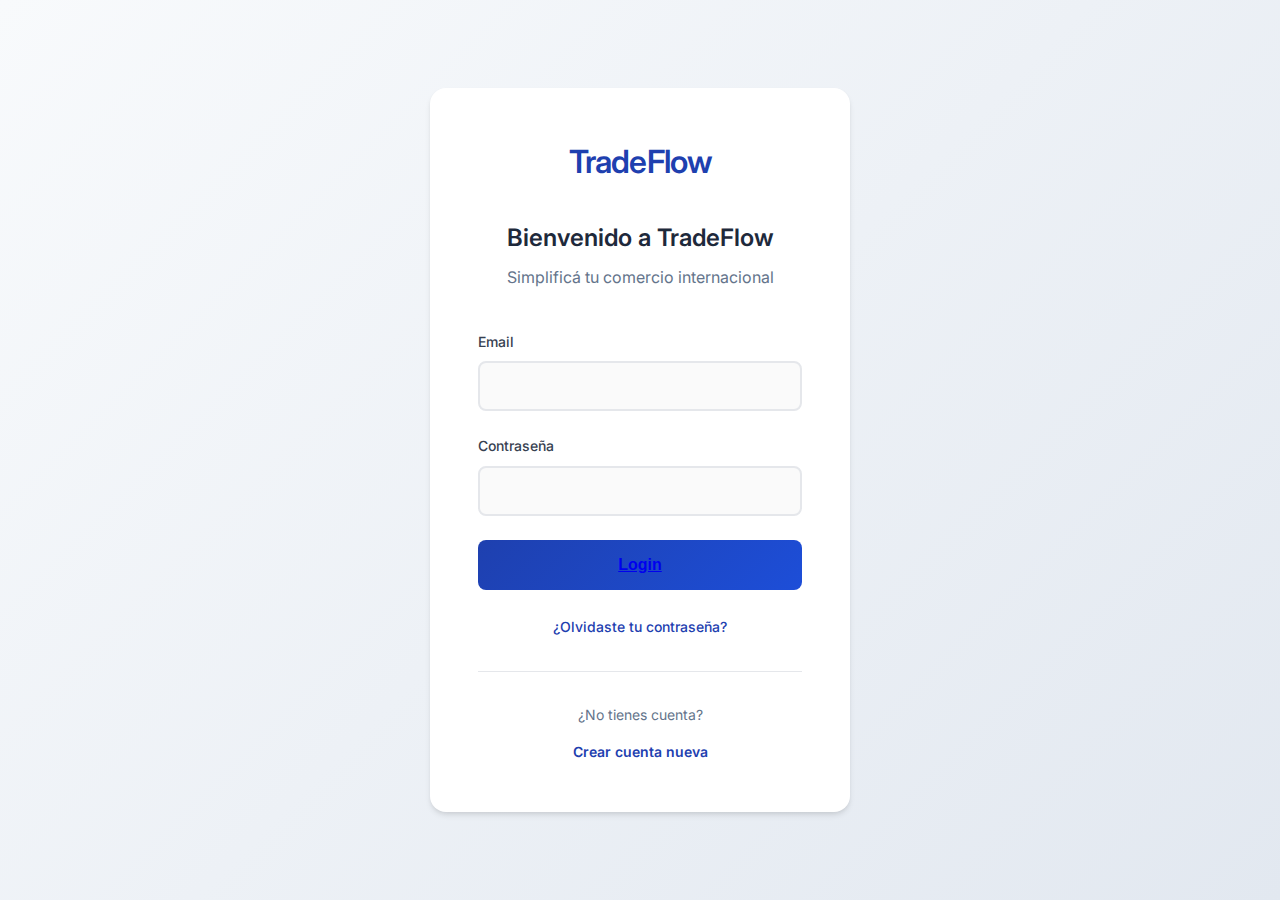
<file: login.html>
<!DOCTYPE html>
<html lang="es">
<head>
    <meta charset="UTF-8">
    <meta name="viewport" content="width=device-width, initial-scale=1.0">
    <title>TradeFlow - Iniciar Sesión</title>
    <link href="https://fonts.googleapis.com/css2?family=Inter:wght@400;500;600&display=swap" rel="stylesheet">
    <style>
        * {
            margin: 0;
            padding: 0;
            box-sizing: border-box;
        }

        body {
            font-family: 'Inter', sans-serif;
            background: linear-gradient(135deg, #f8fafc 0%, #e2e8f0 100%);
            min-height: 100vh;
            display: flex;
            align-items: center;
            justify-content: center;
            color: #334155;
            line-height: 1.6;
        }

        .login-container {
            background: white;
            border-radius: 16px;
            box-shadow: 0 4px 6px -1px rgba(0, 0, 0, 0.1), 0 2px 4px -1px rgba(0, 0, 0, 0.06);
            padding: 48px;
            width: 100%;
            max-width: 420px;
            margin: 20px;
        }

        .logo {
            text-align: center;
            margin-bottom: 32px;
        }

        .logo-text {
            font-size: 32px;
            font-weight: 600;
            color: #1e40af;
            letter-spacing: -0.025em;
        }

        .welcome-section {
            text-align: center;
            margin-bottom: 40px;
        }

        .welcome-title {
            font-size: 24px;
            font-weight: 600;
            color: #1e293b;
            margin-bottom: 8px;
        }

        .welcome-subtitle {
            font-size: 16px;
            color: #64748b;
            font-weight: 400;
        }

        .form-group {
            margin-bottom: 24px;
        }

        .form-label {
            display: block;
            margin-bottom: 8px;
            font-weight: 500;
            color: #374151;
            font-size: 14px;
        }

        .form-input {
            width: 100%;
            padding: 14px 16px;
            border: 2px solid #e5e7eb;
            border-radius: 8px;
            font-size: 16px;
            transition: all 0.2s ease;
            background-color: #fafafa;
            color: #374151;
        }

        .form-input:focus {
            outline: none;
            border-color: #1e40af;
            background-color: white;
            box-shadow: 0 0 0 3px rgba(30, 64, 175, 0.1);
        }

        .form-input.error {
            border-color: #dc2626;
            background-color: #fef2f2;
        }

        .error-message {
            color: #dc2626;
            font-size: 14px;
            margin-top: 6px;
            display: none;
        }

        .login-button {
            width: 100%;
            background: linear-gradient(135deg, #1e40af 0%, #1d4ed8 100%);
            color: white;
            border: none;
            padding: 16px;
            border-radius: 8px;
            font-size: 16px;
            font-weight: 600;
            cursor: pointer;
            transition: all 0.2s ease;
            margin-bottom: 24px;
        }

        .login-button:hover {
            background: linear-gradient(135deg, #1d4ed8 0%, #2563eb 100%);
            transform: translateY(-1px);
            box-shadow: 0 4px 12px rgba(30, 64, 175, 0.25);
        }

        .login-button:active {
            transform: translateY(0);
        }

        .login-button:disabled {
            opacity: 0.6;
            cursor: not-allowed;
            transform: none;
        }

        .secondary-links {
            text-align: center;
            margin-bottom: 32px;
        }

        .forgot-password {
            color: #1e40af;
            text-decoration: none;
            font-size: 14px;
            font-weight: 500;
            transition: color 0.2s ease;
        }

        .forgot-password:hover {
            color: #1d4ed8;
            text-decoration: underline;
        }

        .divider {
            height: 1px;
            background: #e5e7eb;
            margin: 32px 0;
        }

        .create-account {
            text-align: center;
        }

        .create-account-text {
            color: #64748b;
            font-size: 14px;
            margin-bottom: 12px;
        }

        .create-account-link {
            color: #1e40af;
            text-decoration: none;
            font-weight: 600;
            font-size: 14px;
            transition: color 0.2s ease;
        }

        .create-account-link:hover {
            color: #1d4ed8;
            text-decoration: underline;
        }

        .institutional-message {
            background: #f8fafc;
            border: 1px solid #e2e8f0;
            border-radius: 8px;
            padding: 20px;
            margin-top: 32px;
            text-align: center;
        }

        .institutional-text {
            color: #64748b;
            font-size: 13px;
            line-height: 1.5;
        }

        /* Responsive Design */
        @media (max-width: 480px) {
            .login-container {
                padding: 32px 24px;
                margin: 16px;
                border-radius: 12px;
            }

            .welcome-title {
                font-size: 22px;
            }

            .welcome-subtitle {
                font-size: 15px;
            }

            .logo-text {
                font-size: 28px;
            }

            .form-input {
                padding: 12px 14px;
                font-size: 16px; /* Mantener 16px para evitar zoom en iOS */
            }

            .login-button {
                padding: 14px;
                font-size: 16px;
            }
        }

        /* Loading state */
        .loading {
            display: inline-block;
            width: 20px;
            height: 20px;
            border: 3px solid rgba(255,255,255,.3);
            border-radius: 50%;
            border-top-color: #fff;
            animation: spin 1s ease-in-out infinite;
        }

        @keyframes spin {
            to { transform: rotate(360deg); }
        }
    </style>
</head>
<body>
    <div class="login-container">
        <!-- Logo -->
        <div class="logo">
            <div class="logo-text">TradeFlow</div>
        </div>

        <!-- Welcome Section -->
        <div class="welcome-section">
            <h1 class="welcome-title">Bienvenido a TradeFlow</h1>
            <p class="welcome-subtitle">Simplificá tu comercio internacional</p>
        </div>

        <!-- Login Form -->
        <form id="loginForm" novalidate>
            <div class="form-group">
                <label for="email" class="form-label">Email</label>
                <input type="text" id="email" name="email" class="form-input" required autocomplete="username">
                <div class="error-message" id="emailError">Por favor, ingresa un email válido</div>
            </div>

            <div class="form-group">
                <label for="password" class="form-label">Contraseña</label>
                <input type="password" id="password" name="password" class="form-input" required autocomplete="current-password">
                <div class="error-message" id="passwordError">La contraseña es obligatoria</div>
            </div>

             <button type="submit" class="login-button" id="loginButton">
                 <a href="dashboard.html" class="buttonText">Login</a>
            </button>
        </form>

        <!-- Secondary Links -->
        <div class="secondary-links">
            <a href="#" class="forgot-password">¿Olvidaste tu contraseña?</a>
        </div>

        <!-- Divider -->
        <div class="divider"></div>

        <!-- Create Account -->
        <div class="create-account">
            <p class="create-account-text">¿No tienes cuenta?</p>
            <a href="register.html" class="create-account-link">Crear cuenta nueva</a>
        </div>

    <script>
        // Form validation and submission
        const form = document.getElementById('loginForm');
        const emailInput = document.getElementById('email');
        const passwordInput = document.getElementById('password');
        const loginButton = document.getElementById('loginButton');
        const buttonText = document.getElementById('buttonText');

        // Email validation (supports both email and CUIT format)
        function isValidEmail(email) {
            const emailRegex = /^[^\s@]+@[^\s@]+\.[^\s@]+$/;
            return emailRegex.test(email);
        }

        function isValidCUIT(cuit) {
            // Basic CUIT format validation (11 digits, can include hyphens)
            const cuitRegex = /^\d{2}-?\d{8}-?\d{1}$|^\d{11}$/;
            return cuitRegex.test(cuit.replace(/\s/g, ''));
        }

        function validateInput(input, errorElement, validationFn, errorMessage) {
            const value = input.value.trim();
            const isValid = validationFn(value);
            
            if (!isValid) {
                input.classList.add('error');
                errorElement.style.display = 'block';
                errorElement.textContent = errorMessage;
                return false;
            } else {
                input.classList.remove('error');
                errorElement.style.display = 'none';
                return true;
            }
        }

        function validateForm() {
            const emailValue = emailInput.value.trim();
            const passwordValue = passwordInput.value.trim();
            
            const isEmailValid = validateInput(
                emailInput,
                document.getElementById('emailError'),
                (value) => value && (isValidEmail(value) || isValidCUIT(value)),
                'Por favor, ingresa un email válido o CUIT'
            );

            const isPasswordValid = validateInput(
                passwordInput,
                document.getElementById('passwordError'),
                (value) => value.length > 0,
                'La contraseña es obligatoria'
            );

            return isEmailValid && isPasswordValid;
        }

        // Real-time validation
        emailInput.addEventListener('blur', () => {
            const emailValue = emailInput.value.trim();
            if (emailValue) {
                validateInput(
                    emailInput,
                    document.getElementById('emailError'),
                    (value) => isValidEmail(value) || isValidCUIT(value),
                    'Por favor, ingresa un email válido o CUIT'
                );
            }
        });

        passwordInput.addEventListener('blur', () => {
            const passwordValue = passwordInput.value.trim();
            if (passwordValue) {
                validateInput(
                    passwordInput,
                    document.getElementById('passwordError'),
                    (value) => value.length > 0,
                    'La contraseña es obligatoria'
                );
            }
        });

        // Clear errors when user starts typing
        [emailInput, passwordInput].forEach(input => {
            input.addEventListener('input', () => {
                if (input.classList.contains('error')) {
                    input.classList.remove('error');
                    const errorElement = document.getElementById(input.name + 'Error');
                    errorElement.style.display = 'none';
                }
            });
        });

        // Form submission
        form.addEventListener('submit', (e) => {
            e.preventDefault();
            
            if (!validateForm()) {
                return;
            }

            // Show loading state
            loginButton.disabled = true;
            buttonText.innerHTML = '<span class="loading"></span>';

            // Simulate API call
            setTimeout(() => {
                // Reset button state
                loginButton.disabled = false;
                buttonText.textContent = 'Ingresar';
                
                // Here you would normally make the actual API call
                alert('Formulario válido. Aquí se realizaría la autenticación.');
            }, 2000);
        });

        // Prevent zoom on iOS when focusing inputs
        if (/iPad|iPhone|iPod/.test(navigator.userAgent)) {
            const inputs = document.querySelectorAll('.form-input');
            inputs.forEach(input => {
                input.addEventListener('focus', () => {
                    input.style.fontSize = '16px';
                });
            });
        }
    </script>
</body>
</html>
</file>
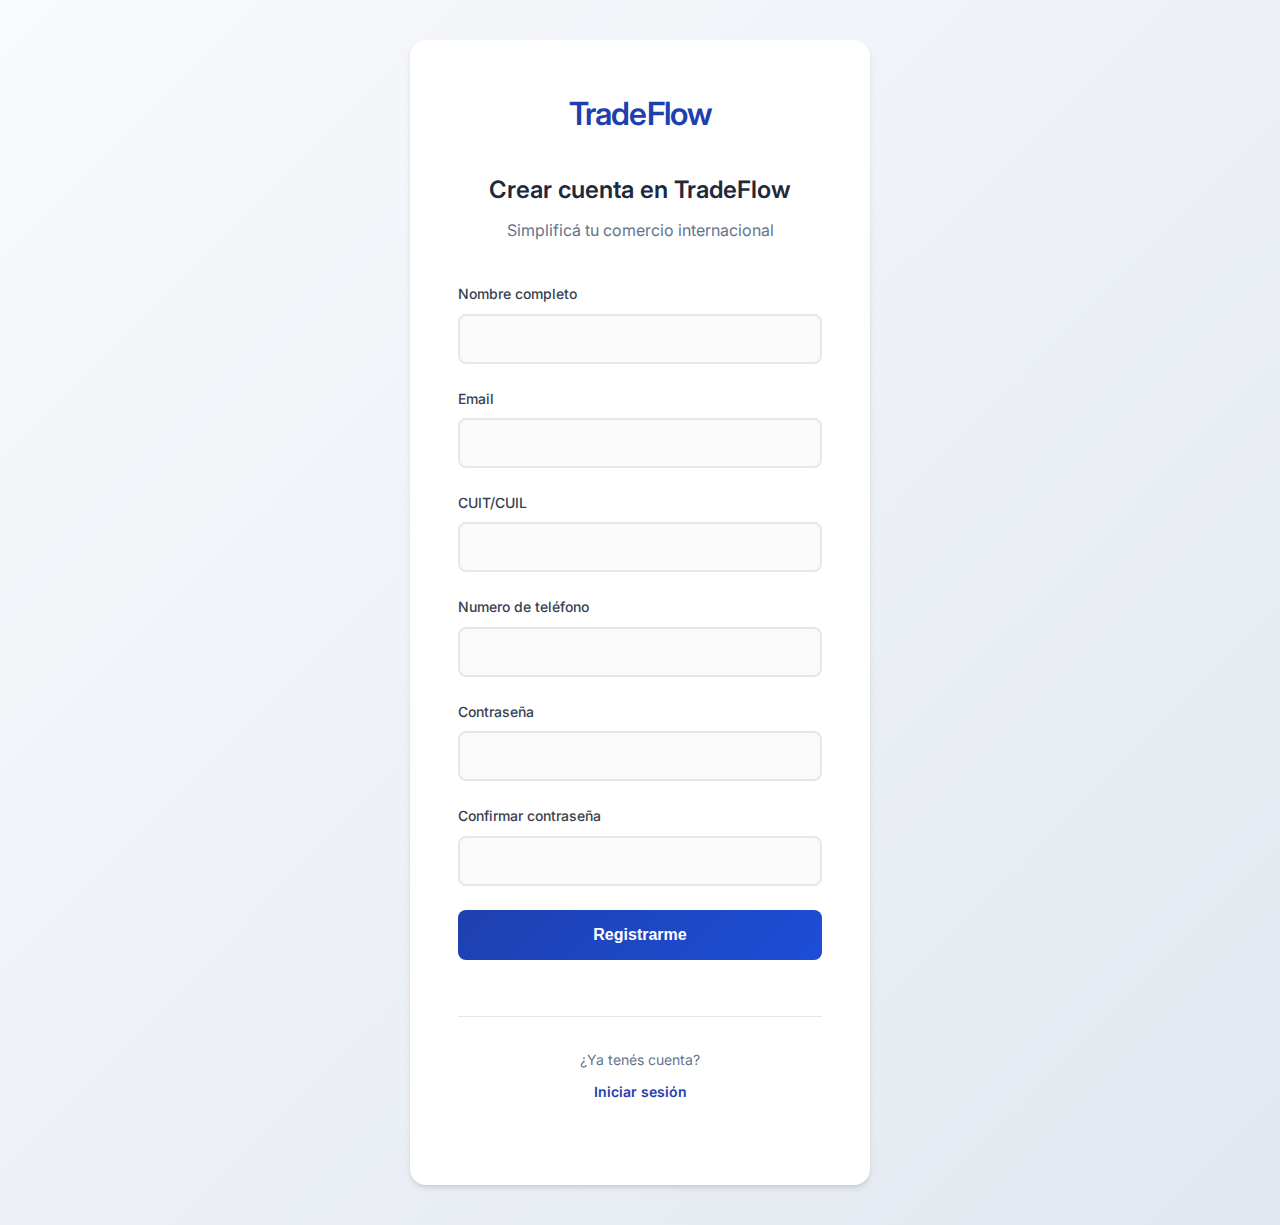
<file: register.html>
<!DOCTYPE html>
<html lang="es">
<head>
    <meta charset="UTF-8">
    <meta name="viewport" content="width=device-width, initial-scale=1.0">
    <title>TradeFlow - Crear Cuenta</title>
    <link href="https://fonts.googleapis.com/css2?family=Inter:wght@400;500;600&display=swap" rel="stylesheet">
    <style>
        * {
            margin: 0;
            padding: 0;
            box-sizing: border-box;
        }

        body {
            font-family: 'Inter', sans-serif;
            background: linear-gradient(135deg, #f8fafc 0%, #e2e8f0 100%);
            min-height: 100vh;
            display: flex;
            align-items: center;
            justify-content: center;
            color: #334155;
            line-height: 1.6;
            padding: 20px 0;
        }

        .register-container {
            background: white;
            border-radius: 16px;
            box-shadow: 0 4px 6px -1px rgba(0, 0, 0, 0.1), 0 2px 4px -1px rgba(0, 0, 0, 0.06);
            padding: 48px;
            width: 100%;
            max-width: 460px;
            margin: 20px;
        }

        .logo {
            text-align: center;
            margin-bottom: 32px;
        }

        .logo-text {
            font-size: 32px;
            font-weight: 600;
            color: #1e40af;
            letter-spacing: -0.025em;
        }

        .welcome-section {
            text-align: center;
            margin-bottom: 40px;
        }

        .welcome-title {
            font-size: 24px;
            font-weight: 600;
            color: #1e293b;
            margin-bottom: 8px;
        }

        .welcome-subtitle {
            font-size: 16px;
            color: #64748b;
            font-weight: 400;
        }

        .form-group {
            margin-bottom: 24px;
        }

        .form-label {
            display: block;
            margin-bottom: 8px;
            font-weight: 500;
            color: #374151;
            font-size: 14px;
        }

        .form-input {
            width: 100%;
            padding: 14px 16px;
            border: 2px solid #e5e7eb;
            border-radius: 8px;
            font-size: 16px;
            transition: all 0.2s ease;
            background-color: #fafafa;
            color: #374151;
        }

        .form-input:focus {
            outline: none;
            border-color: #1e40af;
            background-color: white;
            box-shadow: 0 0 0 3px rgba(30, 64, 175, 0.1);
        }

        .form-input.error {
            border-color: #dc2626;
            background-color: #fef2f2;
        }

        .form-input.success {
            border-color: #16a34a;
            background-color: #f0fdf4;
        }

        .error-message {
            color: #dc2626;
            font-size: 14px;
            margin-top: 6px;
            display: none;
        }

        .success-message {
            color: #16a34a;
            font-size: 14px;
            margin-top: 6px;
            display: none;
        }

        .password-strength {
            margin-top: 8px;
        }

        .strength-indicator {
            height: 4px;
            background: #e5e7eb;
            border-radius: 2px;
            overflow: hidden;
            margin-bottom: 6px;
        }

        .strength-bar {
            height: 100%;
            transition: all 0.3s ease;
            border-radius: 2px;
        }

        .strength-text {
            font-size: 12px;
            color: #64748b;
        }

        .register-button {
            width: 100%;
            background: linear-gradient(135deg, #1e40af 0%, #1d4ed8 100%);
            color: white;
            border: none;
            padding: 16px;
            border-radius: 8px;
            font-size: 16px;
            font-weight: 600;
            cursor: pointer;
            transition: all 0.2s ease;
            margin-bottom: 24px;
        }

        .register-button:hover {
            background: linear-gradient(135deg, #1d4ed8 0%, #2563eb 100%);
            transform: translateY(-1px);
            box-shadow: 0 4px 12px rgba(30, 64, 175, 0.25);
        }

        .register-button:active {
            transform: translateY(0);
        }

        .register-button:disabled {
            opacity: 0.6;
            cursor: not-allowed;
            transform: none;
        }

        .divider {
            height: 1px;
            background: #e5e7eb;
            margin: 32px 0;
        }

        .login-link {
            text-align: center;
            margin-bottom: 32px;
        }

        .login-text {
            color: #64748b;
            font-size: 14px;
            margin-bottom: 8px;
        }

        .login-link-text {
            color: #1e40af;
            text-decoration: none;
            font-weight: 600;
            font-size: 14px;
            transition: color 0.2s ease;
        }

        .login-link-text:hover {
            color: #1d4ed8;
            text-decoration: underline;
        }

        .institutional-message {
            background: #f8fafc;
            border: 1px solid #e2e8f0;
            border-radius: 8px;
            padding: 20px;
            text-align: center;
        }

        .institutional-text {
            color: #64748b;
            font-size: 13px;
            line-height: 1.5;
        }

        .institutional-highlight {
            color: #1e40af;
            font-weight: 600;
        }

        /* Responsive Design */
        @media (max-width: 480px) {
            .register-container {
                padding: 32px 24px;
                margin: 16px;
                border-radius: 12px;
            }

            .welcome-title {
                font-size: 22px;
            }

            .welcome-subtitle {
                font-size: 15px;
            }

            .logo-text {
                font-size: 28px;
            }

            .form-input {
                padding: 12px 14px;
                font-size: 16px; /* Mantener 16px para evitar zoom en iOS */
            }

            .register-button {
                padding: 14px;
                font-size: 16px;
            }
        }

        /* Loading state */
        .loading {
            display: inline-block;
            width: 20px;
            height: 20px;
            border: 3px solid rgba(255,255,255,.3);
            border-radius: 50%;
            border-top-color: #fff;
            animation: spin 1s ease-in-out infinite;
        }

        @keyframes spin {
            to { transform: rotate(360deg); }
        }

        /* Form progress indicator */
        .form-progress {
            display: flex;
            align-items: center;
            justify-content: center;
            margin-bottom: 24px;
            font-size: 12px;
            color: #64748b;
        }

        .progress-step {
            padding: 4px 8px;
            background: #e2e8f0;
            border-radius: 12px;
            margin: 0 4px;
        }

        .progress-step.active {
            background: #1e40af;
            color: white;
        }
    </style>
</head>
<body>
    <div class="register-container">
        <!-- Logo -->
        <div class="logo">
            <div class="logo-text">TradeFlow</div>
        </div>

        <!-- Welcome Section -->
        <div class="welcome-section">
            <h1 class="welcome-title">Crear cuenta en TradeFlow</h1>
            <p class="welcome-subtitle">Simplificá tu comercio internacional</p>
        </div>

        <!-- Registration Form -->
        <form id="registerForm" novalidate>
            <div class="form-group">
                <label for="fullName" class="form-label">Nombre completo</label>
                <input type="text" id="fullName" name="fullName" class="form-input" required autocomplete="name">
                <div class="error-message" id="fullNameError">El nombre completo es obligatorio</div>
            </div>

            <div class="form-group">
                <label for="email" class="form-label">Email</label>
                <input type="text" id="email" name="email" class="form-input" required autocomplete="username">
                <div class="error-message" id="emailError">Por favor, ingresa un email válido</div>
                <div class="success-message" id="emailSuccess">Email válido</div>
            </div>

            <div class="form-group">
                <label for="CUIT/CUIL" class="form-label">CUIT/CUIL</label>
                <input type="text" id="CUIT/CUIL" name="CUIT/CUIL" class="form-input" required autocomplete="CUIT/CUIL">
                <div class="error-message" id="CUIT/CUILError">Por favor, ingresa un CUIT/CUIL válido</div>
            </div>

            <div class="form-group">
                <label for="Numero de teléfono" class="form-label">Numero de teléfono</label>
                <input type="text" id="Numero de teléfono" name="Numero de teléfono" class="form-input" required autocomplete="Numero de teléfono">
                <div class="error-message" id="Numero de teléfono">Por favor, ingresa un Numero de teléfono válido</div>
            </div>

            <div class="form-group">
                <label for="password" class="form-label">Contraseña</label>
                <input type="password" id="password" name="password" class="form-input" required autocomplete="new-password">
                <div class="password-strength" id="passwordStrength" style="display: none;">
                    <div class="strength-indicator">
                        <div class="strength-bar" id="strengthBar"></div>
                    </div>
                    <div class="strength-text" id="strengthText"></div>
                </div>
                <div class="error-message" id="passwordError">La contraseña debe tener al menos 6 caracteres</div>
            </div>

            <div class="form-group">
                <label for="confirmPassword" class="form-label">Confirmar contraseña</label>
                <input type="password" id="confirmPassword" name="confirmPassword" class="form-input" required autocomplete="new-password">
                <div class="error-message" id="confirmPasswordError">Las contraseñas no coinciden</div>
                <div class="success-message" id="confirmPasswordSuccess">Las contraseñas coinciden</div>
            </div>

            <button type="submit" class="register-button" id="registerButton">
                <span id="buttonText">Registrarme</span>
            </button>
        </form>

        <!-- Divider -->
        <div class="divider"></div>

        <!-- Login Link -->
        <div class="login-link">
            <p class="login-text">¿Ya tenés cuenta?</p>
            <a href="login.html" class="login-link-text">Iniciar sesión</a>
        </div>

        

    <script>
        // Form validation and submission
        const form = document.getElementById('registerForm');
        const fullNameInput = document.getElementById('fullName');
        const emailInput = document.getElementById('email');
        const passwordInput = document.getElementById('password');
        const confirmPasswordInput = document.getElementById('confirmPassword');
        const registerButton = document.getElementById('registerButton');
        const buttonText = document.getElementById('buttonText');

        // Validation functions
        function isValidEmail(email) {
            const emailRegex = /^[^\s@]+@[^\s@]+\.[^\s@]+$/;
            return emailRegex.test(email);
        }

        function isValidCUIT(cuit) {
            const cuitRegex = /^\d{2}-?\d{8}-?\d{1}$|^\d{11}$/;
            return cuitRegex.test(cuit.replace(/\s/g, ''));
        }

        function validateInput(input, errorElement, successElement, validationFn, errorMessage, successMessage = '') {
            const value = input.value.trim();
            const isValid = validationFn(value);
            
            if (!isValid && value !== '') {
                input.classList.add('error');
                input.classList.remove('success');
                errorElement.style.display = 'block';
                if (successElement) successElement.style.display = 'none';
                errorElement.textContent = errorMessage;
                return false;
            } else if (isValid && value !== '') {
                input.classList.remove('error');
                input.classList.add('success');
                errorElement.style.display = 'none';
                if (successElement && successMessage) {
                    successElement.style.display = 'block';
                    successElement.textContent = successMessage;
                }
                return true;
            } else {
                input.classList.remove('error', 'success');
                errorElement.style.display = 'none';
                if (successElement) successElement.style.display = 'none';
                return value === '' ? null : true;
            }
        }

        function checkPasswordStrength(password) {
            const strengthIndicator = document.getElementById('passwordStrength');
            const strengthBar = document.getElementById('strengthBar');
            const strengthText = document.getElementById('strengthText');

            if (password.length === 0) {
                strengthIndicator.style.display = 'none';
                return;
            }

            strengthIndicator.style.display = 'block';
            
            let strength = 0;
            let strengthLabel = '';
            let color = '';

            if (password.length >= 6) strength++;
            if (password.length >= 10) strength++;
            if (/[a-z]/.test(password) && /[A-Z]/.test(password)) strength++;
            if (/\d/.test(password)) strength++;
            if (/[^a-zA-Z\d]/.test(password)) strength++;

            switch (strength) {
                case 0:
                case 1:
                    strengthLabel = 'Muy débil';
                    color = '#dc2626';
                    break;
                case 2:
                    strengthLabel = 'Débil';
                    color = '#ea580c';
                    break;
                case 3:
                    strengthLabel = 'Aceptable';
                    color = '#ca8a04';
                    break;
                case 4:
                    strengthLabel = 'Fuerte';
                    color = '#16a34a';
                    break;
                case 5:
                    strengthLabel = 'Muy fuerte';
                    color = '#15803d';
                    break;
            }

            const width = (strength / 5) * 100;
            strengthBar.style.width = width + '%';
            strengthBar.style.backgroundColor = color;
            strengthText.textContent = strengthLabel;
            strengthText.style.color = color;
        }

        function validateForm() {
            const fullNameValid = validateInput(
                fullNameInput,
                document.getElementById('fullNameError'),
                null,
                (value) => value.length >= 2,
                'El nombre debe tener al menos 2 caracteres'
            );

            const emailValue = emailInput.value.trim();
            const emailValid = validateInput(
                emailInput,
                document.getElementById('emailError'),
                document.getElementById('emailSuccess'),
                (value) => value && (isValidEmail(value) || isValidCUIT(value)),
                'Por favor, ingresa un email válido o CUIT',
                'Email válido'
            );

            const passwordValid = validateInput(
                passwordInput,
                document.getElementById('passwordError'),
                null,
                (value) => value.length >= 6,
                'La contraseña debe tener al menos 6 caracteres'
            );

            const confirmPasswordValid = validateInput(
                confirmPasswordInput,
                document.getElementById('confirmPasswordError'),
                document.getElementById('confirmPasswordSuccess'),
                (value) => value === passwordInput.value.trim() && value.length > 0,
                'Las contraseñas no coinciden',
                'Las contraseñas coinciden'
            );

            return fullNameValid && emailValid && passwordValid && confirmPasswordValid;
        }

        // Real-time validation
        fullNameInput.addEventListener('blur', () => {
            const value = fullNameInput.value.trim();
            if (value) {
                validateInput(
                    fullNameInput,
                    document.getElementById('fullNameError'),
                    null,
                    (value) => value.length >= 2,
                    'El nombre debe tener al menos 2 caracteres'
                );
            }
        });

        emailInput.addEventListener('blur', () => {
            const value = emailInput.value.trim();
            if (value) {
                validateInput(
                    emailInput,
                    document.getElementById('emailError'),
                    document.getElementById('emailSuccess'),
                    (value) => isValidEmail(value) || isValidCUIT(value),
                    'Por favor, ingresa un email válido o CUIT',
                    'Email válido'
                );
            }
        });

        passwordInput.addEventListener('input', () => {
            const password = passwordInput.value;
            checkPasswordStrength(password);
            
            // Also validate confirm password if it has a value
            if (confirmPasswordInput.value) {
                validateInput(
                    confirmPasswordInput,
                    document.getElementById('confirmPasswordError'),
                    document.getElementById('confirmPasswordSuccess'),
                    (value) => value === password && value.length > 0,
                    'Las contraseñas no coinciden',
                    'Las contraseñas coinciden'
                );
            }
        });

        passwordInput.addEventListener('blur', () => {
            const value = passwordInput.value.trim();
            if (value) {
                validateInput(
                    passwordInput,
                    document.getElementById('passwordError'),
                    null,
                    (value) => value.length >= 6,
                    'La contraseña debe tener al menos 6 caracteres'
                );
            }
        });

        confirmPasswordInput.addEventListener('blur', () => {
            const value = confirmPasswordInput.value.trim();
            if (value) {
                validateInput(
                    confirmPasswordInput,
                    document.getElementById('confirmPasswordError'),
                    document.getElementById('confirmPasswordSuccess'),
                    (value) => value === passwordInput.value.trim() && value.length > 0,
                    'Las contraseñas no coinciden',
                    'Las contraseñas coinciden'
                );
            }
        });

        // Clear errors when user starts typing
        [fullNameInput, emailInput, passwordInput, confirmPasswordInput].forEach(input => {
            input.addEventListener('input', () => {
                if (input.classList.contains('error')) {
                    input.classList.remove('error');
                    const errorElement = document.getElementById(input.name + 'Error');
                    if (errorElement) errorElement.style.display = 'none';
                }
            });
        });

        // Form submission
        form.addEventListener('submit', (e) => {
            e.preventDefault();
            
            if (!validateForm()) {
                return;
            }

            // Show loading state
            registerButton.disabled = true;
            buttonText.innerHTML = '<span class="loading"></span>';

            // Simulate API call
            setTimeout(() => {
                // Reset button state
                registerButton.disabled = false;
                buttonText.textContent = 'Registrarme';
                
                // Here you would normally make the actual API call
                alert('¡Cuenta creada exitosamente! Aquí se realizaría el registro.');
            }, 2500);
        });

        // Prevent zoom on iOS when focusing inputs
        if (/iPad|iPhone|iPod/.test(navigator.userAgent)) {
            const inputs = document.querySelectorAll('.form-input');
            inputs.forEach(input => {
                input.addEventListener('focus', () => {
                    input.style.fontSize = '16px';
                });
            });
        }
    </script>
</body>
</html>
</file>
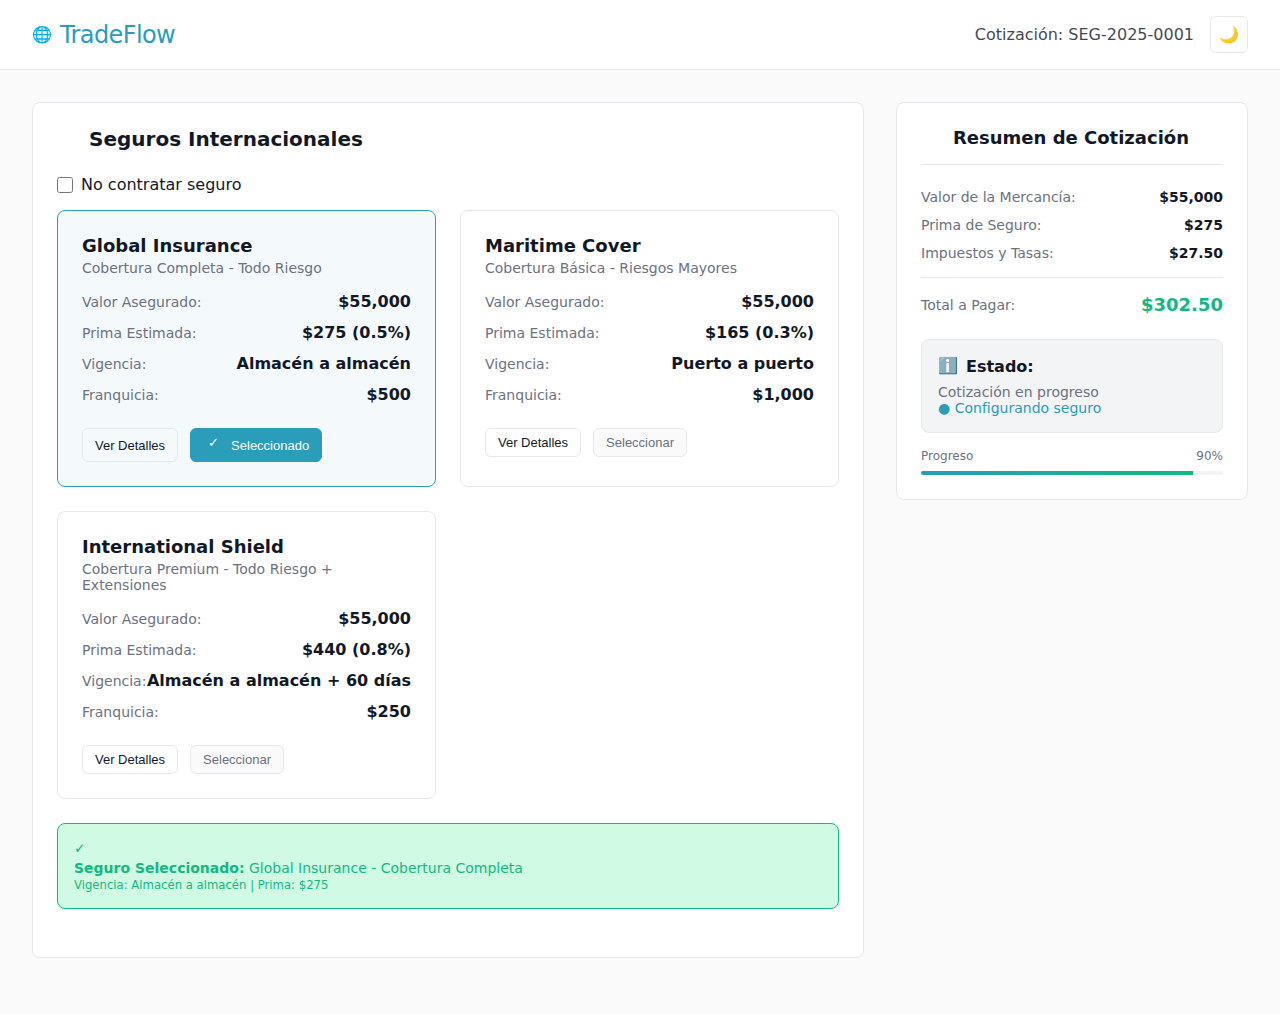
<file: seguro.html>
<!DOCTYPE html>
<html lang="es">
<head>
    <meta charset="UTF-8">
    <meta name="viewport" content="width=device-width, initial-scale=1.0">
    <title>TradeFlow - Cotizador de Importaciones</title>
    <style>
        /* TradeFlow - CSS Minimalista Ultra Simple */
        :root {
            /* Colores Base - Modo Claro */
            --bg-primary: #ffffff;
            --bg-secondary: #fafafa;
            --bg-tertiary: #f3f4f6;
            --text-primary: #111827;
            --text-secondary: #6b7280;
            --text-tertiary: #9ca3af;
            --border-color: #e5e7eb;
            --border-hover: #d1d5db;
            
            /* Colores de Acento */
            --primary-color: #299db9;
            --accent-primary: #299db9;
            --accent-hover: #2563eb;
            --accent-light: #dbeafe;
            
            /* Estados */
            --success: #10b981;
            --success-color: #10b981;
            --warning: #f59e0b;
            --error: #ef4444;
            --success-bg: #d1fae5;
            --warning-bg: #fef3c7;
            --error-bg: #fee2e2;
            
            /* Gradientes */
            --gradient-success: linear-gradient(135deg, var(--success), #34d399);
        }

        [data-theme="dark"] {
            /* Modo Oscuro */
            --bg-primary: #1f2937;
            --bg-secondary: #111827;
            --bg-tertiary: #374151;
            --text-primary: #f9fafb;
            --text-secondary: #d1d5db;
            --text-tertiary: #9ca3af;
            --border-color: #374151;
            --border-hover: #4b5563;
            
            /* Estados Oscuros */
            --success-bg: #064e3b;
            --warning-bg: #78350f;
            --error-bg: #7f1d1d;
        }

        /* Reset y Base */
        * {
            margin: 0;
            padding: 0;
            box-sizing: border-box;
        }

        body {
            font-family: -apple-system, BlinkMacSystemFont, 'Segoe UI', system-ui, sans-serif;
            background: var(--bg-secondary);
            color: var(--text-primary);
            min-height: 100vh;
            transition: background-color 0.3s ease, color 0.3s ease;
        }

        /* Header Styles */
        .header {
            background: var(--bg-primary);
            border-bottom: 1px solid var(--border-color);
            position: sticky;
            top: 0;
            z-index: 100;
        }

        .header-container {
            max-width: 1400px;
            margin: 0 auto;
            padding: 1rem 2rem;
            display: flex;
            justify-content: space-between;
            align-items: center;
        }

        .logo {
            display: flex;
            align-items: center;
            gap: 0.5rem;
        }

        .logo h1 {
            color: #299db9;
            font-size: 1.5rem;
            font-weight: 300;
            font-family: -apple-system, BlinkMacSystemFont, 'Segoe UI', system-ui, sans-serif;
            letter-spacing: -0.025em;
        }

        .icon {
            width: 1.25rem;
            height: 1.25rem;
            display: inline-block;
            color: currentColor;
        }

        .icon-globe::before { content: "🌐"; }
        .icon-warning::before { content: "⚠️"; }
        .icon-check::before { content: "✓"; }
        .icon-info::before { content: "ℹ️"; }

        .header-actions {
            display: flex;
            align-items: center;
            gap: 1rem;
        }

        .theme-toggle {
            background: none;
            border: 1px solid var(--border-color);
            padding: 0.5rem;
            border-radius: 0.375rem;
            cursor: pointer;
            color: var(--text-secondary);
            transition: all 0.2s ease;
            display: flex;
            align-items: center;
            justify-content: center;
            font-size: 1rem;
        }

        .theme-toggle:hover {
            border-color: var(--primary-color);
            color: var(--primary-color);
        }

        /* Main Layout */
        .main-container {
            max-width: 1400px;
            margin: 0 auto;
            padding: 2rem;
        }

        .layout-grid {
            display: grid;
            grid-template-columns: 1fr 22rem;
            gap: 2rem;
        }

        /* Content Sections */
        .content-section {
            background: var(--bg-primary);
            border-radius: 0.5rem;
            border: 1px solid var(--border-color);
            padding: 1.5rem;
            margin-bottom: 1.5rem;
        }

        .section-title {
            display: flex;
            align-items: center;
            gap: 0.75rem;
            font-size: 1.25rem;
            font-weight: 600;
            margin-bottom: 1.5rem;
            color: var(--text-primary);
        }

        /* Checkbox Styles */
        .checkbox-group {
            display: flex;
            align-items: center;
            gap: 0.5rem;
            margin-bottom: 1rem;
        }

        .checkbox {
            width: 1rem;
            height: 1rem;
            accent-color: var(--primary-color);
        }

        /* Alert Styles */
        .alert {
            padding: 1rem;
            border-radius: 0.5rem;
            margin-bottom: 1.5rem;
            display: flex;
            align-items: flex-start;
            gap: 0.75rem;
            font-size: 0.875rem;
        }

        .alert-warning {
            background: var(--warning-bg);
            color: var(--warning);
            border: 1px solid var(--warning);
        }

        .alert-success {
            background: var(--success-bg);
            color: var(--success);
            border: 1px solid var(--success);
        }

        /* Cards Grid */
        .cards-grid {
            display: grid;
            grid-template-columns: repeat(auto-fit, minmax(300px, 1fr));
            gap: 1.5rem;
            margin-bottom: 1.5rem;
        }

        .card {
            background: var(--bg-primary);
            border: 1px solid var(--border-color);
            border-radius: 0.5rem;
            padding: 1.5rem;
            transition: all 0.2s ease;
            cursor: pointer;
        }

        .card:hover {
            border-color: var(--primary-color);
            box-shadow: 0 4px 12px rgba(0, 0, 0, 0.1);
        }

        .card.selected {
            border-color: var(--primary-color);
            background: rgba(41, 157, 185, 0.05);
        }

        .card-header {
            margin-bottom: 1rem;
        }

        .card-title {
            font-size: 1.125rem;
            font-weight: 600;
            color: var(--text-primary);
            margin-bottom: 0.25rem;
        }

        .card-subtitle {
            font-size: 0.875rem;
            color: var(--text-secondary);
        }

        .card-body {
            margin-bottom: 1.5rem;
        }

        .card-row {
            display: flex;
            justify-content: space-between;
            align-items: center;
            margin-bottom: 0.75rem;
        }

        .card-row:last-child {
            margin-bottom: 0;
        }

        .card-label {
            font-size: 0.875rem;
            color: var(--text-secondary);
        }

        .card-value {
            font-weight: 600;
            color: var(--text-primary);
        }

        .card-actions {
            display: flex;
            gap: 0.75rem;
        }

        /* Button Styles */
        .btn {
            padding: 0.5rem 1rem;
            border-radius: 0.375rem;
            border: 1px solid var(--border-color);
            background: var(--bg-primary);
            color: var(--text-primary);
            font-size: 0.875rem;
            font-weight: 500;
            cursor: pointer;
            transition: all 0.2s ease;
            display: flex;
            align-items: center;
            gap: 0.5rem;
            text-decoration: none;
        }

        .btn:hover {
            border-color: var(--primary-color);
            color: var(--primary-color);
        }

        .btn-primary {
            background: var(--primary-color);
            color: white;
            border-color: var(--primary-color);
        }

        .btn-primary:hover {
            background: var(--accent-hover);
            color: white;
        }

        .btn-secondary {
            background: var(--bg-secondary);
            color: var(--text-secondary);
        }

        .btn-success {
            background: var(--success);
            color: white;
            border-color: var(--success);
        }

        .btn-success:hover {
            background: #059669;
            color: white;
        }

        .btn-outline {
            background: transparent;
        }

        .btn-sm {
            padding: 0.375rem 0.75rem;
            font-size: 0.8125rem;
        }

        /* Summary Panel */
        .summary-panel {
            background: var(--bg-primary);
            border-radius: 0.5rem;
            border: 1px solid var(--border-color);
            position: sticky;
            top: 6rem;
            height: fit-content;
            padding: 1.5rem;
        }

        .summary-title {
            display: flex;
            align-items: center;
            gap: 0.75rem;
            font-size: 1.125rem;
            font-weight: 600;
            color: var(--text-primary);
            margin-bottom: 1.5rem;
            padding-bottom: 1rem;
            border-bottom: 1px solid var(--border-color);
        }

        .summary-row {
            display: flex;
            justify-content: space-between;
            align-items: center;
            margin-bottom: 0.75rem;
            font-size: 0.875rem;
        }

        .summary-row:last-child {
            margin-bottom: 0;
        }

        .summary-label {
            color: var(--text-secondary);
        }

        .summary-value {
            font-weight: 600;
            color: var(--text-primary);
        }

        .summary-total {
            padding-top: 1rem;
            margin-top: 1rem;
            border-top: 1px solid var(--border-color);
        }

        .summary-total .summary-value {
            font-size: 1.125rem;
            color: var(--success);
        }

        .summary-actions {
            margin-top: 1.5rem;
            display: flex;
            flex-direction: column;
            gap: 0.75rem;
        }

        /* Responsive Design */
        @media (max-width: 1024px) {
            .layout-grid {
                grid-template-columns: 1fr;
                gap: 1.5rem;
            }
            
            .summary-panel {
                position: relative;
                top: 0;
            }
        }

        @media (max-width: 768px) {
            .main-container {
                padding: 1rem;
            }
            
            .header-container {
                padding: 1rem;
                flex-direction: column;
                gap: 1rem;
            }
            
            .header-actions {
                width: 100%;
                justify-content: space-between;
            }
            
            .cards-grid {
                grid-template-columns: 1fr;
            }
            
            .card-actions {
                flex-direction: column;
            }
        }

        /* Utilities */
        .hidden {
            display: none;
        }

        .fade-in {
            animation: fadeIn 0.3s ease;
        }

        @keyframes fadeIn {
            from { opacity: 0; transform: translateY(10px); }
            to { opacity: 1; transform: translateY(0); }
        }
    </style>
</head>
<body>
    <!-- Header -->
    <header class="header">
        <div class="header-container">
            <div class="logo">
                <span class="icon icon-globe"></span>
                <h1>TradeFlow</h1>
            </div>
            <div class="header-actions">
                <span style="opacity: 0.8;">Cotización: SEG-2025-0001</span>
                <button class="theme-toggle" onclick="toggleTheme()">🌙</button>
            </div>
        </div>
    </header>

    <!-- Main Container -->
    <div class="main-container">
        <div class="layout-grid">
            <!-- Main Content -->
            <div class="main-content">
                <!-- Sección Seguro -->
                <div class="content-section">
                    <h2 class="section-title">
                        <span class="icon icon-shield"></span>
                        Seguros Internacionales
                    </h2>

                    <div class="checkbox-group">
                        <input type="checkbox" class="checkbox" id="no-insurance">
                        <label for="no-insurance">No contratar seguro</label>
                    </div>

                    <div class="alert alert-warning" id="warning-alert">
                        <span class="icon icon-warning"></span>
                        <div>
                            <strong>Advertencia de Riesgo</strong><br>
                            Al no contratar seguro, usted asume todos los riesgos por pérdida, daño o deterioro de la mercancía durante el transporte internacional.
                        </div>
                    </div>

                    <div class="cards-grid" id="insurance-options">
                        <div class="card selected" data-insurance="global" data-price="275">
                            <div class="card-header">
                                <h3 class="card-title">Global Insurance</h3>
                                <p class="card-subtitle">Cobertura Completa - Todo Riesgo</p>
                            </div>
                            <div class="card-body">
                                <div class="card-row">
                                    <span class="card-label">Valor Asegurado:</span>
                                    <span class="card-value">$55,000</span>
                                </div>
                                <div class="card-row">
                                    <span class="card-label">Prima Estimada:</span>
                                    <span class="card-value">$275 (0.5%)</span>
                                </div>
                                <div class="card-row">
                                    <span class="card-label">Vigencia:</span>
                                    <span class="card-value">Almacén a almacén</span>
                                </div>
                                <div class="card-row">
                                    <span class="card-label">Franquicia:</span>
                                    <span class="card-value">$500</span>
                                </div>
                            </div>
                            <div class="card-actions">
                                <button class="btn btn-outline btn-sm">Ver Detalles</button>
                                <button 
                                class="btn btn-primary btn-sm" 
                                onclick="selectInsurance(this, 'global', '275')">
                                <span class="icon icon-check"></span> Seleccionado
                                </button>
                            </div>
                        </div>

                        <div class="card" data-insurance="maritime" data-price="165">
                            <div class="card-header">
                                <h3 class="card-title">Maritime Cover</h3>
                                <p class="card-subtitle">Cobertura Básica - Riesgos Mayores</p>
                            </div>
                            <div class="card-body">
                                <div class="card-row">
                                    <span class="card-label">Valor Asegurado:</span>
                                    <span class="card-value">$55,000</span>
                                </div>
                                <div class="card-row">
                                    <span class="card-label">Prima Estimada:</span>
                                    <span class="card-value">$165 (0.3%)</span>
                                </div>
                                <div class="card-row">
                                    <span class="card-label">Vigencia:</span>
                                    <span class="card-value">Puerto a puerto</span>
                                </div>
                                <div class="card-row">
                                    <span class="card-label">Franquicia:</span>
                                    <span class="card-value">$1,000</span>
                                </div>
                            </div>
                            <div class="card-actions">
                                <button class="btn btn-outline btn-sm">Ver Detalles</button>
                                <button class="btn btn-secondary btn-sm" onclick="selectInsurance(this, 'maritime', '165')">Seleccionar</button>
                            </div>
                        </div>

                        <div class="card" data-insurance="premium" data-price="440">
                            <div class="card-header">
                                <h3 class="card-title">International Shield</h3>
                                <p class="card-subtitle">Cobertura Premium - Todo Riesgo + Extensiones</p>
                            </div>
                            <div class="card-body">
                                <div class="card-row">
                                    <span class="card-label">Valor Asegurado:</span>
                                    <span class="card-value">$55,000</span>
                                </div>
                                <div class="card-row">
                                    <span class="card-label">Prima Estimada:</span>
                                    <span class="card-value">$440 (0.8%)</span>
                                </div>
                                <div class="card-row">
                                    <span class="card-label">Vigencia:</span>
                                    <span class="card-value">Almacén a almacén + 60 días</span>
                                </div>
                                <div class="card-row">
                                    <span class="card-label">Franquicia:</span>
                                    <span class="card-value">$250</span>
                                </div>
                            </div>
                            <div class="card-actions">
                                <button class="btn btn-outline btn-sm">Ver Detalles</button>
                                <button class="btn btn-secondary btn-sm" onclick="selectInsurance(this, 'premium', '440')">Seleccionar</button>
                            </div>
                        </div>
                    </div>

                    <div class="alert alert-success" id="selected-insurance" style="display: block;">
                        <span class="icon icon-check"></span>
                        <div>
                            <strong>Seguro Seleccionado:</strong> <span id="selected-name">Global Insurance - Cobertura Completa</span><br>
                            <small>Vigencia: <span id="selected-details">Almacén a almacén | Prima: $275</span></small>
                        </div>
                    </div>
                </div>
            </div>

            <!-- Summary Panel -->
            <aside class="summary-panel">
                <h3 class="summary-title">
                    <span class="icon icon-calculator"></span>
                    Resumen de Cotización
                </h3>

                <div class="summary-row">
                    <span class="summary-label">Valor de la Mercancía:</span>
                    <span class="summary-value">$55,000</span>
                </div>

                <div class="summary-row">
                    <span class="summary-label">Prima de Seguro:</span>
                    <span class="summary-value" id="insurance-cost">$275</span>
                </div>

                <div class="summary-row">
                    <span class="summary-label">Impuestos y Tasas:</span>
                    <span class="summary-value" id="insurance-taxes">$27.50</span>
                </div>


                <div class="summary-total">
                    <div class="summary-row">
                        <span class="summary-label">Total a Pagar:</span>
                        <span class="summary-value" id="total-cost">$302.50</span>
                    </div>
                </div>


                <!-- Status Panel -->
                <div style="margin-top: 1.5rem; padding: 1rem; background: var(--bg-tertiary); border-radius: 0.5rem; border: 1px solid var(--border-color);">
                    <div style="display: flex; align-items: center; gap: 0.5rem; margin-bottom: 0.5rem;">
                        <span class="icon icon-info" style="color: var(--primary-color);"></span>
                        <span style="font-weight: 600; color: var(--text-primary);">Estado:</span>
                    </div>
                    <p style="font-size: 0.875rem; color: var(--text-secondary);" id="status-text">
                        Cotización en progreso<br>
                        <span style="color: var(--primary-color);">● Configurando seguro</span>
                    </p>
                </div>

                <!-- Progress Indicators -->
                <div style="margin-top: 1rem;">
                    <div style="display: flex; justify-content: space-between; margin-bottom: 0.5rem;">
                        <span style="font-size: 0.75rem; color: var(--text-secondary);">Progreso</span>
                        <span style="font-size: 0.75rem; color: var(--text-secondary);">90%</span>
                    </div>
                    <div style="width: 100%; height: 4px; background: var(--bg-tertiary); border-radius: 2px; overflow: hidden;">
                        <div style="width: 90%; height: 100%; background: linear-gradient(90deg, var(--primary-color), var(--success-color)); transition: all 0.3s ease;"></div>
                    </div>
                </div>
            </aside>
        </div>
    </div>


       <script>
    // Theme toggle functionality
    function toggleTheme() {
        const body = document.body;
        const currentTheme = body.getAttribute('data-theme');
        const newTheme = currentTheme === 'dark' ? 'light' : 'dark';
        
        body.setAttribute('data-theme', newTheme);
        
        // Update theme toggle icon
        const themeToggle = document.querySelector('.theme-toggle');
        themeToggle.textContent = newTheme === 'dark' ? '☀️' : '🌙';
    }

    // Insurance selection functionality
    function selectInsurance(button, insuranceType, price) {
        // Resetear todas las tarjetas
        document.querySelectorAll('.card').forEach(card => {
            card.classList.remove('selected');
            const actionButton = card.querySelector('.card-actions .btn:last-child'); 
            actionButton.className = 'btn btn-secondary btn-sm';
            actionButton.innerHTML = 'Seleccionar';
        });
        
        // Marcar la tarjeta clickeada
        const card = button.closest('.card');
        card.classList.add('selected');
        
        // Actualizar botón activo
        button.className = 'btn btn-primary btn-sm';
        button.innerHTML = '<span class="icon icon-check"></span> Seleccionado';
        
        // Actualizar paneles
        updateSummary(insuranceType, price);
        updateSelectedInsurance(insuranceType, price);
    }

    function updateSummary(insuranceType, price) {
        const insuranceCost = document.getElementById('insurance-cost');
        const taxesElement = document.getElementById('insurance-taxes'); // <--- da un id en el HTML
        const totalCost = document.getElementById('total-cost');

        const taxes = parseFloat(price) * 0.1; // 10% impuestos
        const total = parseFloat(price) + taxes;

        insuranceCost.textContent = `$${price}`;
        if (taxesElement) taxesElement.textContent = `$${taxes.toFixed(2)}`;
        totalCost.textContent = `$${total.toFixed(2)}`;
    }

    function updateSelectedInsurance(insuranceType, price) {
        const selectedName = document.getElementById('selected-name');
        const selectedDetails = document.getElementById('selected-details');
        
        const insuranceNames = {
            'global': 'Global Insurance - Cobertura Completa',
            'maritime': 'Maritime Cover - Cobertura Básica',
            'premium': 'International Shield - Cobertura Premium'
        };
        
        const insuranceDetails = {
            'global': `Almacén a almacén | Prima: $${price}`,
            'maritime': `Puerto a puerto | Prima: $${price}`,
            'premium': `Almacén a almacén + 60 días | Prima: $${price}`
        };
        
        selectedName.textContent = insuranceNames[insuranceType];
        selectedDetails.textContent = insuranceDetails[insuranceType];
    }

    // No insurance checkbox functionality
    document.getElementById('no-insurance').addEventListener('change', function() {
        const insuranceOptions = document.getElementById('insurance-options');
        const warningAlert = document.getElementById('warning-alert');
        const selectedInsurance = document.getElementById('selected-insurance');
        const insuranceCost = document.getElementById('insurance-cost');
        const taxesElement = document.getElementById('insurance-taxes');
        const totalCost = document.getElementById('total-cost');

        if (this.checked) {
            insuranceOptions.style.display = 'none';
            warningAlert.style.display = 'flex';
            selectedInsurance.style.display = 'none';

            // Todo a 0
            insuranceCost.textContent = '$0';
            if (taxesElement) taxesElement.textContent = '$0';
            totalCost.textContent = '$0';
        } else {
            insuranceOptions.style.display = 'grid';
            warningAlert.style.display = 'none';
            selectedInsurance.style.display = 'flex';

            // Restaurar valores de la tarjeta seleccionada
            const selectedCard = document.querySelector('.card.selected');
            if (selectedCard) {
                const price = selectedCard.getAttribute('data-price');
                updateSummary(selectedCard.dataset.insurance, price);
            }
        }
    });

    // Initialize with warning hidden
    document.getElementById('warning-alert').style.display = 'none';
</script>
</body>
</html>
</file>
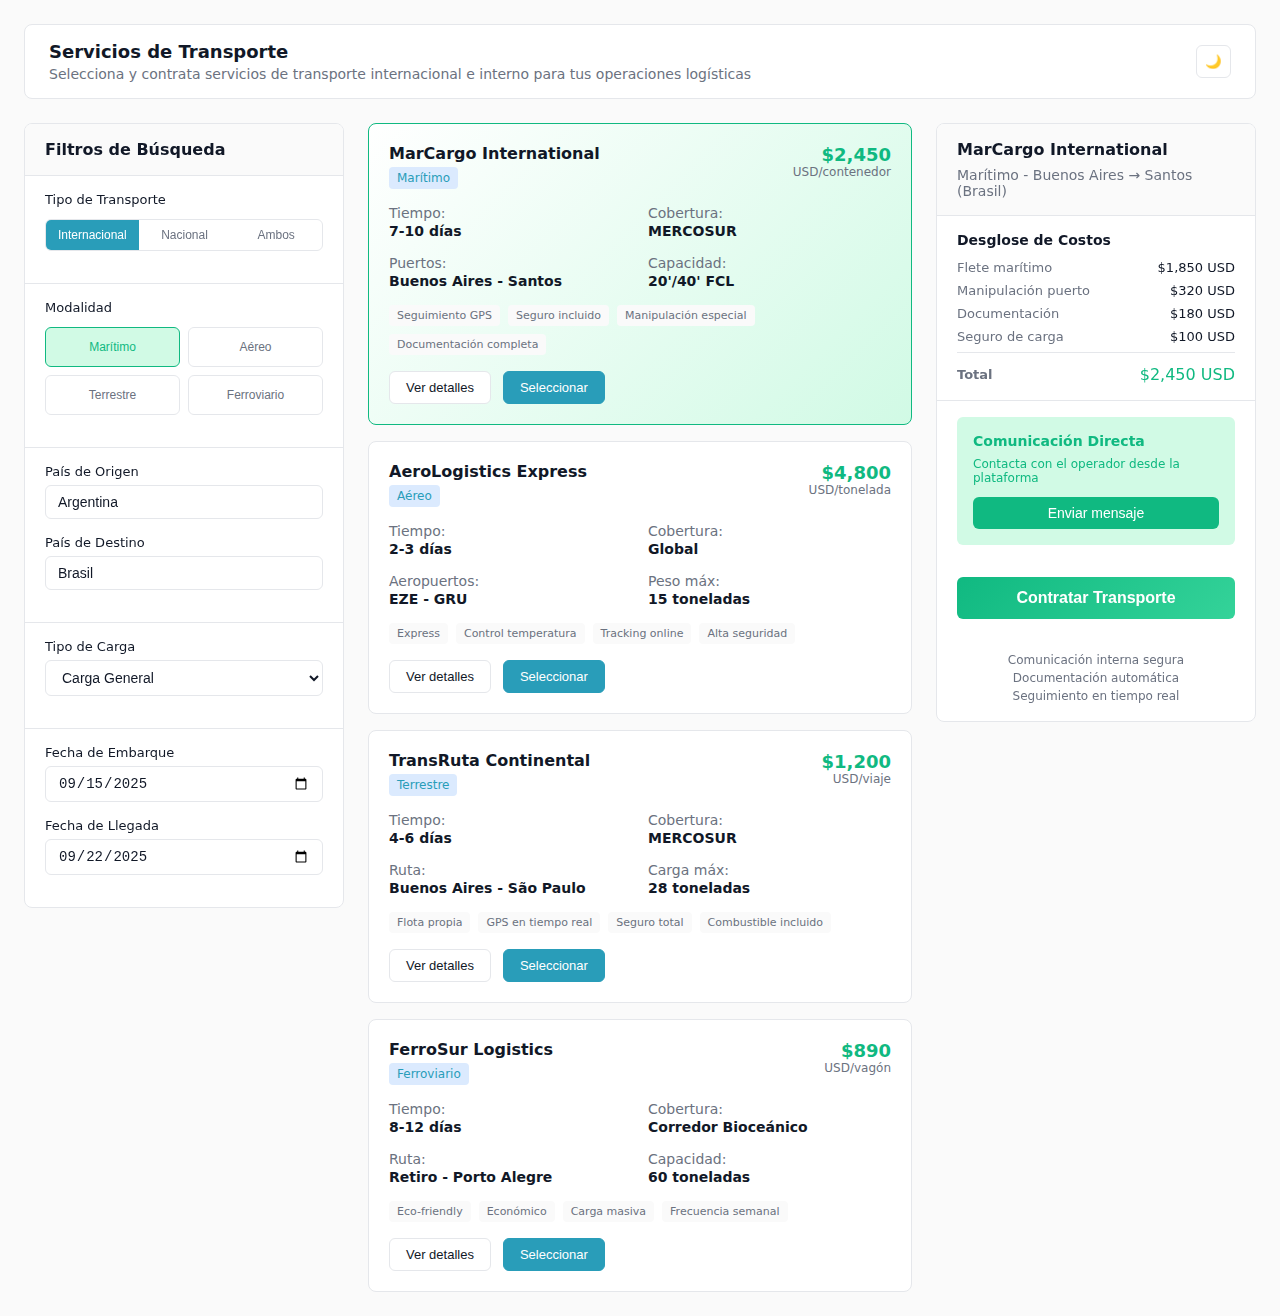
<file: transporte.html>
<!DOCTYPE html>
<html lang="es">
<head>
    <meta charset="UTF-8">
    <meta name="viewport" content="width=device-width, initial-scale=1.0">
    <title>TradeFlow - Servicios de Transporte</title>
    <style>
        /* TradeFlow - CSS Minimalista Ultra Simple */
        :root {
            /* Colores Base - Modo Claro */
            --bg-primary: #ffffff;
            --bg-secondary: #fafafa;
            --text-primary: #111827;
            --text-secondary: #6b7280;
            --text-tertiary: #9ca3af;
            --border-color: #e5e7eb;
            --border-hover: #d1d5db;
            
            /* Colores de Acento */
            --accent-primary: #299db9;
            --accent-hover: #2563eb;
            --accent-light: #dbeafe;
            
            /* Estados */
            --success: #10b981;
            --warning: #f59e0b;
            --error: #ef4444;
            --success-bg: #d1fae5;
            --warning-bg: #fef3c7;
            --error-bg: #fee2e2;
            
            /* Gradientes */
            --gradient-success: linear-gradient(135deg, var(--success), #34d399);
        }

        [data-theme="dark"] {
            /* Modo Oscuro */
            --bg-primary: #1f2937;
            --bg-secondary: #111827;
            --text-primary: #f9fafb;
            --text-secondary: #d1d5db;
            --text-tertiary: #9ca3af;
            --border-color: #374151;
            --border-hover: #4b5563;
            
            /* Estados Oscuros */
            --success-bg: #064e3b;
            --warning-bg: #78350f;
            --error-bg: #7f1d1d;
        }

        /* Reset y Base */
        * {
            margin: 0;
            padding: 0;
            box-sizing: border-box;
        }

        body {
            font-family: -apple-system, BlinkMacSystemFont, 'Segoe UI', system-ui, sans-serif;
            background: var(--bg-secondary);
            color: var(--text-primary);
            min-height: 100vh;
            transition: background-color 0.3s ease, color 0.3s ease;
        }

        .container {
            max-width: 1400px;
            margin: 0 auto;
            padding: 24px;
            min-height: 100vh;
        }

        /* Header */
        .header {
            background: var(--bg-primary);
            border-radius: 8px;
            padding: 16px 24px;
            margin-bottom: 24px;
            display: flex;
            justify-content: space-between;
            align-items: center;
            border: 1px solid var(--border-color);
        }

        .header-title {
            font-size: 18px;
            font-weight: 600;
            color: var(--text-primary);
            display: flex;
            align-items: center;
            gap: 12px;
        }

        .header-subtitle {
            color: var(--text-secondary);
            font-size: 14px;
            margin-top: 4px;
        }

        .header-actions {
            display: flex;
            align-items: center;
            gap: 12px;
        }

        .theme-toggle {
            background: none;
            border: 1px solid var(--border-color);
            padding: 8px;
            border-radius: 6px;
            cursor: pointer;
            color: var(--text-secondary);
            transition: all 0.2s ease;
            display: flex;
            align-items: center;
            justify-content: center;
        }

        .theme-toggle:hover {
            border-color: var(--accent-primary);
            color: var(--accent-primary);
        }

        .main-layout {
            display: grid;
            grid-template-columns: 320px 1fr 320px;
            gap: 24px;
            min-height: calc(100vh - 200px);
        }

        /* Panel izquierdo - Filtros */
        .filters-panel {
            background: var(--bg-primary);
            border-radius: 8px;
            border: 1px solid var(--border-color);
            height: fit-content;
            position: sticky;
            top: 24px;
            overflow: hidden;
        }

        .section-header {
            padding: 16px 20px;
            border-bottom: 1px solid var(--border-color);
            background: var(--bg-secondary);
            font-size: 16px;
            font-weight: 600;
            color: var(--text-primary);
        }

        .filter-section {
            padding: 16px 20px;
            border-bottom: 1px solid var(--border-color);
        }

        .filter-section:last-child {
            border-bottom: none;
        }

        .filter-title {
            font-size: 13px;
            font-weight: 500;
            color: var(--text-primary);
            margin-bottom: 12px;
        }

        .transport-type-selector {
            display: flex;
            background: var(--bg-primary);
            border-radius: 6px;
            border: 1px solid var(--border-color);
            overflow: hidden;
            margin-bottom: 16px;
        }

        .type-btn {
            flex: 1;
            padding: 8px 12px;
            text-align: center;
            cursor: pointer;
            font-size: 12px;
            font-weight: 500;
            color: var(--text-secondary);
            border-right: 1px solid var(--border-color);
            background: none;
            border: none;
            transition: all 0.2s ease;
        }

        .type-btn:last-child {
            border-right: none;
        }

        .type-btn:hover {
            background: var(--bg-secondary);
            color: var(--text-primary);
        }

        .type-btn.active {
            background: var(--accent-primary);
            color: white;
        }

        .modality-grid {
            display: grid;
            grid-template-columns: 1fr 1fr;
            gap: 8px;
            margin-bottom: 16px;
        }

        .modality-btn {
            padding: 12px;
            border: 1px solid var(--border-color);
            border-radius: 6px;
            background: var(--bg-primary);
            cursor: pointer;
            text-align: center;
            font-size: 12px;
            font-weight: 500;
            color: var(--text-secondary);
            transition: all 0.2s ease;
            position: relative;
        }

        .modality-btn:hover {
            border-color: var(--accent-primary);
            color: var(--text-primary);
        }

        .modality-btn.active {
            border-color: var(--success);
            background: var(--success-bg);
            color: var(--success);
        }

        .form-group {
            margin-bottom: 16px;
        }

        .form-label {
            font-size: 13px;
            font-weight: 500;
            color: var(--text-primary);
            margin-bottom: 6px;
            display: block;
        }

        .form-input, .form-select {
            width: 100%;
            padding: 8px 12px;
            border: 1px solid var(--border-color);
            border-radius: 6px;
            background: var(--bg-primary);
            color: var(--text-primary);
            font-size: 14px;
            transition: border-color 0.2s ease;
        }

        .form-input:focus, .form-select:focus {
            outline: none;
            border-color: var(--accent-primary);
        }

        /* Panel central - Listado */
        .transport-list {
            display: flex;
            flex-direction: column;
            gap: 16px;
        }

        .transport-card {
            background: var(--bg-primary);
            border-radius: 8px;
            padding: 20px;
            border: 1px solid var(--border-color);
            transition: all 0.3s ease;
            cursor: pointer;
        }

        .transport-card:hover {
            border-color: var(--accent-primary);
            transform: translateY(-2px);
            box-shadow: 0 4px 12px rgba(0, 0, 0, 0.1);
        }

        .transport-card.selected {
            border-color: var(--success);
            background: linear-gradient(135deg, var(--bg-primary) 0%, var(--success-bg) 100%);
        }

        .transport-card.hidden {
            display: none;
        }

        .card-header {
            display: flex;
            justify-content: space-between;
            align-items: flex-start;
            margin-bottom: 16px;
        }

        .company-info {
            flex: 1;
        }

        .company-name {
            font-size: 16px;
            font-weight: 600;
            color: var(--text-primary);
            margin-bottom: 4px;
        }

        .company-modality {
            display: inline-flex;
            align-items: center;
            gap: 4px;
            background: var(--accent-light);
            color: var(--accent-primary);
            padding: 4px 8px;
            border-radius: 4px;
            font-size: 12px;
            font-weight: 500;
        }

        .price-info {
            text-align: right;
        }

        .price {
            font-size: 18px;
            font-weight: 600;
            color: var(--success);
        }

        .price-unit {
            font-size: 12px;
            color: var(--text-secondary);
        }

        .card-details {
            display: grid;
            grid-template-columns: 1fr 1fr;
            gap: 16px;
            margin-bottom: 16px;
        }

        .detail-item {
            font-size: 14px;
        }

        .detail-label {
            color: var(--text-secondary);
            font-weight: 500;
            margin-bottom: 2px;
        }

        .detail-value {
            color: var(--text-primary);
            font-weight: 600;
        }

        .card-features {
            display: flex;
            flex-wrap: wrap;
            gap: 8px;
            margin-bottom: 16px;
        }

        .feature-tag {
            background: var(--bg-secondary);
            color: var(--text-secondary);
            padding: 4px 8px;
            border-radius: 4px;
            font-size: 11px;
            font-weight: 500;
        }

        .card-actions {
            display: flex;
            gap: 12px;
        }

        .btn {
            padding: 8px 16px;
            border-radius: 6px;
            border: 1px solid var(--border-color);
            background: var(--bg-primary);
            color: var(--text-primary);
            font-size: 13px;
            font-weight: 500;
            cursor: pointer;
            transition: all 0.2s ease;
            text-decoration: none;
            display: flex;
            align-items: center;
            justify-content: center;
        }

        .btn:hover {
            border-color: var(--accent-primary);
            color: var(--accent-primary);
        }

        .btn-primary {
            background: var(--accent-primary);
            color: white;
            border-color: var(--accent-primary);
        }

        .btn-primary:hover {
            background: var(--accent-hover);
            color: white;
        }

        /* Panel derecho - Detalles */
        .details-panel {
            background: var(--bg-primary);
            border-radius: 8px;
            border: 1px solid var(--border-color);
            height: fit-content;
            position: sticky;
            top: 24px;
            overflow: hidden;
        }

        .details-header {
            padding: 16px 20px;
            border-bottom: 1px solid var(--border-color);
            background: var(--bg-secondary);
        }

        .selected-company {
            font-size: 16px;
            font-weight: 600;
            color: var(--text-primary);
            margin-bottom: 8px;
        }

        .selected-route {
            color: var(--text-secondary);
            font-size: 14px;
        }

        .summary-section {
            padding: 16px 20px;
            border-bottom: 1px solid var(--border-color);
        }

        .summary-section:last-child {
            border-bottom: none;
        }

        .summary-section h4 {
            font-size: 14px;
            font-weight: 600;
            color: var(--text-primary);
            margin-bottom: 12px;
        }

        .summary-item {
            display: flex;
            justify-content: space-between;
            align-items: center;
            margin-bottom: 8px;
            font-size: 13px;
        }

        .summary-item:last-child {
            margin-bottom: 0;
        }

        .summary-item span:first-child {
            color: var(--text-secondary);
        }

        .summary-value {
            font-weight: 500;
            color: var(--text-primary);
        }

        .summary-item.total {
            padding-top: 12px;
            border-top: 1px solid var(--border-color);
            margin-top: 8px;
            font-weight: 600;
        }

        .summary-item.total .summary-value {
            color: var(--success);
            font-size: 16px;
        }

        .messaging-section {
            background: var(--success-bg);
            margin: 16px 20px;
            border-radius: 6px;
            padding: 16px;
        }

        .messaging-title {
            font-size: 14px;
            font-weight: 600;
            color: var(--success);
            margin-bottom: 8px;
        }

        .messaging-subtitle {
            font-size: 12px;
            color: var(--success);
            margin-bottom: 12px;
        }

        .btn-message {
            width: 100%;
            padding: 8px 16px;
            background: var(--success);
            color: white;
            border: none;
            border-radius: 6px;
            font-size: 14px;
            font-weight: 500;
            cursor: pointer;
            transition: all 0.2s ease;
        }

        .btn-message:hover {
            background: #059669;
        }

        .btn-contract {
            width: 100%;
            padding: 12px 20px;
            background: var(--gradient-success);
            color: white;
            border: none;
            border-radius: 6px;
            font-size: 16px;
            font-weight: 600;
            cursor: pointer;
            margin: 16px 20px;
            width: calc(100% - 40px);
            transition: all 0.2s ease;
        }

        .btn-contract:hover {
            background: linear-gradient(135deg, #059669, #10b981);
        }

        .contract-features {
            padding: 16px 20px;
            font-size: 12px;
            color: var(--text-secondary);
            text-align: center;
            line-height: 1.5;
        }

        /* Estados sin selección */
        .no-selection {
            text-align: center;
            padding: 40px 20px;
            color: var(--text-tertiary);
        }

        /* Responsive */
        @media (max-width: 1200px) {
            .main-layout {
                grid-template-columns: 280px 1fr 300px;
            }
        }

        @media (max-width: 1024px) {
            .main-layout {
                grid-template-columns: 1fr;
                gap: 16px;
            }

            .filters-panel, .details-panel {
                position: static;
            }
        }

        @media (max-width: 768px) {
            .container {
                padding: 16px;
            }
            
            .header {
                flex-direction: column;
                gap: 12px;
            }
            
            .card-details {
                grid-template-columns: 1fr;
                gap: 12px;
            }
            
            .card-actions {
                flex-direction: column;
            }
        }
    </style>
</head>
<body>
    <div class="container">
        <div class="header">
            <div>
                <div class="header-title">Servicios de Transporte</div>
                <div class="header-subtitle">Selecciona y contrata servicios de transporte internacional e interno para tus operaciones logísticas</div>
            </div>
            <div class="header-actions">
                <button class="theme-toggle" onclick="toggleTheme()">
                    <span id="theme-icon">🌙</span>
                </button>
            </div>
        </div>

        <div class="main-layout">
            <!-- Panel izquierdo - Filtros -->
            <div class="filters-panel">
                <div class="section-header">Filtros de Búsqueda</div>
                
                <div class="filter-section">
                    <div class="filter-title">Tipo de Transporte</div>
                    <div class="transport-type-selector">
                        <button class="type-btn active">Internacional</button>
                        <button class="type-btn">Nacional</button>
                        <button class="type-btn">Ambos</button>
                    </div>
                </div>

                <div class="filter-section">
                    <div class="filter-title">Modalidad</div>
                    <div class="modality-grid">
                        <button class="modality-btn active" data-modality="maritimo">Marítimo</button>
                        <button class="modality-btn" data-modality="aereo">Aéreo</button>
                        <button class="modality-btn" data-modality="terrestre">Terrestre</button>
                        <button class="modality-btn" data-modality="ferroviario">Ferroviario</button>
                    </div>
                </div>

                <div class="filter-section">
                    <div class="form-group">
                        <label class="form-label">País de Origen</label>
                        <input type="text" class="form-input" placeholder="Buscar país..." value="Argentina">
                    </div>
                    <div class="form-group">
                        <label class="form-label">País de Destino</label>
                        <input type="text" class="form-input" placeholder="Buscar país..." value="Brasil">
                    </div>
                </div>

                <div class="filter-section">
                    <div class="form-group">
                        <label class="form-label">Tipo de Carga</label>
                        <select class="form-select">
                            <option>Carga General</option>
                            <option>Refrigerada</option>
                            <option>Peligrosa</option>
                            <option>Sobredimensionada</option>
                        </select>
                    </div>
                </div>

                <div class="filter-section">
                    <div class="form-group">
                        <label class="form-label">Fecha de Embarque</label>
                        <input type="date" class="form-input" value="2025-09-15">
                    </div>
                    <div class="form-group">
                        <label class="form-label">Fecha de Llegada</label>
                        <input type="date" class="form-input" value="2025-09-22">
                    </div>
                </div>
            </div>

            <!-- Panel central - Listado de transportes -->
            <div class="transport-list">
                <div class="transport-card selected" data-modality="maritimo">
                    <div class="card-header">
                        <div class="company-info">
                            <div class="company-name">MarCargo International</div>
                            <span class="company-modality">Marítimo</span>
                        </div>
                        <div class="price-info">
                            <div class="price">$2,450</div>
                            <div class="price-unit">USD/contenedor</div>
                        </div>
                    </div>

                    <div class="card-details">
                        <div class="detail-item">
                            <div class="detail-label">Tiempo:</div>
                            <div class="detail-value">7-10 días</div>
                        </div>
                        <div class="detail-item">
                            <div class="detail-label">Cobertura:</div>
                            <div class="detail-value">MERCOSUR</div>
                        </div>
                        <div class="detail-item">
                            <div class="detail-label">Puertos:</div>
                            <div class="detail-value">Buenos Aires - Santos</div>
                        </div>
                        <div class="detail-item">
                            <div class="detail-label">Capacidad:</div>
                            <div class="detail-value">20'/40' FCL</div>
                        </div>
                    </div>

                    <div class="card-features">
                        <span class="feature-tag">Seguimiento GPS</span>
                        <span class="feature-tag">Seguro incluido</span>
                        <span class="feature-tag">Manipulación especial</span>
                        <span class="feature-tag">Documentación completa</span>
                    </div>

                    <div class="card-actions">
                        <button class="btn">Ver detalles</button>
                        <button class="btn btn-primary">Seleccionar</button>
                    </div>
                </div>

                <div class="transport-card" data-modality="aereo">
                    <div class="card-header">
                        <div class="company-info">
                            <div class="company-name">AeroLogistics Express</div>
                            <span class="company-modality">Aéreo</span>
                        </div>
                        <div class="price-info">
                            <div class="price">$4,800</div>
                            <div class="price-unit">USD/tonelada</div>
                        </div>
                    </div>

                    <div class="card-details">
                        <div class="detail-item">
                            <div class="detail-label">Tiempo:</div>
                            <div class="detail-value">2-3 días</div>
                        </div>
                        <div class="detail-item">
                            <div class="detail-label">Cobertura:</div>
                            <div class="detail-value">Global</div>
                        </div>
                        <div class="detail-item">
                            <div class="detail-label">Aeropuertos:</div>
                            <div class="detail-value">EZE - GRU</div>
                        </div>
                        <div class="detail-item">
                            <div class="detail-label">Peso máx:</div>
                            <div class="detail-value">15 toneladas</div>
                        </div>
                    </div>

                    <div class="card-features">
                        <span class="feature-tag">Express</span>
                        <span class="feature-tag">Control temperatura</span>
                        <span class="feature-tag">Tracking online</span>
                        <span class="feature-tag">Alta seguridad</span>
                    </div>

                    <div class="card-actions">
                        <button class="btn">Ver detalles</button>
                        <button class="btn btn-primary">Seleccionar</button>
                    </div>
                </div>

                <div class="transport-card" data-modality="terrestre">
                    <div class="card-header">
                        <div class="company-info">
                            <div class="company-name">TransRuta Continental</div>
                            <span class="company-modality">Terrestre</span>
                        </div>
                        <div class="price-info">
                            <div class="price">$1,200</div>
                            <div class="price-unit">USD/viaje</div>
                        </div>
                    </div>

                    <div class="card-details">
                        <div class="detail-item">
                            <div class="detail-label">Tiempo:</div>
                            <div class="detail-value">4-6 días</div>
                        </div>
                        <div class="detail-item">
                            <div class="detail-label">Cobertura:</div>
                            <div class="detail-value">MERCOSUR</div>
                        </div>
                        <div class="detail-item">
                            <div class="detail-label">Ruta:</div>
                            <div class="detail-value">Buenos Aires - São Paulo</div>
                        </div>
                        <div class="detail-item">
                            <div class="detail-label">Carga máx:</div>
                            <div class="detail-value">28 toneladas</div>
                        </div>
                    </div>

                    <div class="card-features">
                        <span class="feature-tag">Flota propia</span>
                        <span class="feature-tag">GPS en tiempo real</span>
                        <span class="feature-tag">Seguro total</span>
                        <span class="feature-tag">Combustible incluido</span>
                    </div>

                    <div class="card-actions">
                        <button class="btn">Ver detalles</button>
                        <button class="btn btn-primary">Seleccionar</button>
                    </div>
                </div>

                <div class="transport-card" data-modality="ferroviario">
                    <div class="card-header">
                        <div class="company-info">
                            <div class="company-name">FerroSur Logistics</div>
                            <span class="company-modality">Ferroviario</span>
                        </div>
                        <div class="price-info">
                            <div class="price">$890</div>
                            <div class="price-unit">USD/vagón</div>
                        </div>
                    </div>

                    <div class="card-details">
                        <div class="detail-item">
                            <div class="detail-label">Tiempo:</div>
                            <div class="detail-value">8-12 días</div>
                        </div>
                        <div class="detail-item">
                            <div class="detail-label">Cobertura:</div>
                            <div class="detail-value">Corredor Bioceánico</div>
                        </div>
                        <div class="detail-item">
                            <div class="detail-label">Ruta:</div>
                            <div class="detail-value">Retiro - Porto Alegre</div>
                        </div>
                        <div class="detail-item">
                            <div class="detail-label">Capacidad:</div>
                            <div class="detail-value">60 toneladas</div>
                        </div>
                    </div>

                    <div class="card-features">
                        <span class="feature-tag">Eco-friendly</span>
                        <span class="feature-tag">Económico</span>
                        <span class="feature-tag">Carga masiva</span>
                        <span class="feature-tag">Frecuencia semanal</span>
                    </div>

                    <div class="card-actions">
                        <button class="btn">Ver detalles</button>
                        <button class="btn btn-primary">Seleccionar</button>
                    </div>
                </div>
            </div>

            <!-- Panel derecho - Detalles -->
            <div class="details-panel">
                <div class="details-header">
                    <div class="selected-company">MarCargo International</div>
                    <div class="selected-route">Marítimo - Buenos Aires → Santos (Brasil)</div>
                </div>

                <div class="summary-section">
                    <h4>Desglose de Costos</h4>
                    <div class="summary-item">
                        <span>Flete marítimo</span>
                        <span class="summary-value">$1,850 USD</span>
                    </div>
                    <div class="summary-item">
                        <span>Manipulación puerto</span>
                        <span class="summary-value">$320 USD</span>
                    </div>
                    <div class="summary-item">
                        <span>Documentación</span>
                        <span class="summary-value">$180 USD</span>
                    </div>
                    <div class="summary-item">
                        <span>Seguro de carga</span>
                        <span class="summary-value">$100 USD</span>
                    </div>
                    <div class="summary-item total">
                        <span>Total</span>
                        <span class="summary-value">$2,450 USD</span>
                    </div>
                </div>

                <div class="messaging-section">
                    <div class="messaging-title">Comunicación Directa</div>
                    <div class="messaging-subtitle">Contacta con el operador desde la plataforma</div>
                    <button class="btn-message">Enviar mensaje</button>
                </div>

                <button class="btn-contract">Contratar Transporte</button>

                <div class="contract-features">
                    Comunicación interna segura<br>
                    Documentación automática<br>
                    Seguimiento en tiempo real
                </div>
            </div>
        </div>
    </div>

    <script>
    // Toggle tema oscuro/claro
    function toggleTheme() {
        const body = document.body;
        const themeIcon = document.getElementById('theme-icon');

        if (body.getAttribute('data-theme') === 'dark') {
            body.removeAttribute('data-theme');
            themeIcon.textContent = '🌙';
        } else {
            body.setAttribute('data-theme', 'dark');
            themeIcon.textContent = '☀️';
        }
    }

    // Selección de tipo de transporte
    const typeButtons = document.querySelectorAll('.type-btn');
    const modalityButtons = document.querySelectorAll('.modality-btn');
    const transportCards = document.querySelectorAll('.transport-card');

    typeButtons.forEach(btn => {
        btn.addEventListener('click', () => {
            typeButtons.forEach(b => b.classList.remove('active'));
            btn.classList.add('active');
            filterTransports();
        });
    });

    modalityButtons.forEach(btn => {
        btn.addEventListener('click', () => {
            modalityButtons.forEach(b => b.classList.remove('active'));
            btn.classList.add('active');
            filterTransports();
        });
    });

    function filterTransports() {
        const selectedType = document.querySelector('.type-btn.active').textContent.toLowerCase();
        const selectedModality = document.querySelector('.modality-btn.active').dataset.modality;

        transportCards.forEach(card => {
            const cardModality = card.dataset.modality;
            let show = false;

            if (selectedType === 'ambos' || cardModality === selectedModality) {
                show = true;
            }

            card.style.display = show ? 'block' : 'none';
        });
    }

    // Selección de tarjeta
    transportCards.forEach(card => {
        card.addEventListener('click', () => {
            transportCards.forEach(c => c.classList.remove('selected'));
            card.classList.add('selected');
            updateDetailsPanel(card);
        });
    });

    function updateDetailsPanel(card) {
        const companyName = card.querySelector('.company-name').textContent;
        const modality = card.querySelector('.company-modality').textContent;
        const route = card.querySelector('.detail-item:nth-child(3) .detail-value').textContent;

        document.querySelector('.selected-company').textContent = companyName;
        document.querySelector('.selected-route').textContent = `${modality} - ${route}`;
        // Aquí podrías actualizar también los costos si quieres hacerlo dinámico
    }
</script>
</file>
<file: import.css>
/* TradeFlow - CSS Minimalista Ultra Simple */
        :root {
            /* Colores Base - Modo Claro */
            --bg-primary: #ffffff;
            --bg-secondary: #fafafa;
            --text-primary: #111827;
            --text-secondary: #6b7280;
            --text-tertiary: #9ca3af;
            --border-color: #e5e7eb;
            --border-hover: #d1d5db;
            
            /* Colores de Acento */
            --accent-primary: #299db9;
            --accent-hover: #2563eb;
            --accent-light: #dbeafe;
            
            /* Estados */
            --success: #10b981;
            --warning: #f59e0b;
            --error: #ef4444;
            --success-bg: #d1fae5;
            --warning-bg: #fef3c7;
            --error-bg: #fee2e2;
            
            /* Gradientes */
            --gradient-success: linear-gradient(135deg, var(--success), #34d399);
        }

        [data-theme="dark"] {
            /* Modo Oscuro */
            --bg-primary: #1f2937;
            --bg-secondary: #111827;
            --text-primary: #f9fafb;
            --text-secondary: #d1d5db;
            --text-tertiary: #9ca3af;
            --border-color: #374151;
            --border-hover: #4b5563;
            
            /* Estados Oscuros */
            --success-bg: #064e3b;
            --warning-bg: #78350f;
            --error-bg: #7f1d1d;
        }

        /* Reset y Base */
        * {
            margin: 0;
            padding: 0;
            box-sizing: border-box;
        }

        body {
            font-family: -apple-system, BlinkMacSystemFont, 'Segoe UI', system-ui, sans-serif;
            background: var(--bg-secondary);
            color: var(--text-primary);
            min-height: 100vh;
            transition: background-color 0.3s ease, color 0.3s ease;
        }

        /* Layout Principal */
        .app-container {
            display: flex;
            min-height: 100vh;
        }

        /* Sidebar */
        .sidebar {
            width: 260px;
            background: var(--bg-primary);
            border-right: 1px solid var(--border-color);
            transition: all 0.3s ease;
            position: fixed;
            height: 100vh;
            overflow-y: auto;
        }

        .sidebar-header {
            padding: 24px 20px;
            border-bottom: 1px solid var(--border-color);
        }

        .logo {
            color: var(--accent-primary);
            font-size: 18px;
            font-weight: 600;
            margin-bottom: 2px;
        }

        .logo-subtitle {
            color: var(--text-tertiary);
            font-size: 11px;
            font-weight: 400;
        }

        /* Navegación */
        .sidebar-nav {
            padding: 16px 0;
        }

        .nav-item {
            padding: 12px 20px;
            cursor: pointer;
            transition: all 0.2s ease;
            display: flex;
            align-items: center;
            gap: 12px;
            color: inherit;
            font-size: 14px;
            font-weight: 500;
            border: none;
            background: none;
            text-decoration: none;
            width: 100%;
        }

        .nav-item:hover {
            background: var(--bg-secondary);
            color: var(--text-primary);
        }

        .nav-item.active {
            background: var(--accent-light);
            color: var(--accent-primary);
            border-right: 2px solid var(--accent-primary);
            font-weight: 600;
        }

        .nav-icon {
            width: 18px;
            height: 18px;
            flex-shrink: 0;
        }

        .nav-icon svg {
            width: 100%;
            height: 100%;
            transition: all 0.2s ease;
        }

        .nav-item:hover .nav-icon svg {
            stroke: var(--accent-primary);
        }

        /* Contenido Principal */
        .main-content {
            margin-left: 260px;
            flex: 1;
            padding: 24px;
            overflow-y: auto;
            min-height: 100vh;
        }

        /* Header */
        .header {
            background: var(--bg-primary);
            padding: 16px 24px;
            border-radius: 8px;
            margin-bottom: 24px;
            display: flex;
            justify-content: space-between;
            align-items: center;
            border: 1px solid var(--border-color);
        }

        .header-title {
            font-size: 18px;
            font-weight: 600;
            color: var(--text-primary);
            display: flex;
            align-items: center;
            gap: 12px;
        }

        .quotation-id {
            background: var(--accent-light);
            color: var(--accent-primary);
            padding: 4px 8px;
            border-radius: 4px;
            font-size: 12px;
            font-weight: 500;
        }

        .header-actions {
            display: flex;
            align-items: center;
            gap: 12px;
        }

        /* Botones */
        .btn {
            padding: 8px 16px;
            border-radius: 6px;
            border: 1px solid var(--border-color);
            background: var(--bg-primary);
            color: var(--text-primary);
            font-size: 13px;
            font-weight: 500;
            cursor: pointer;
            transition: all 0.2s ease;
            display: flex;
            align-items: center;
            gap: 6px;
            text-decoration: none;
        }

      .input-wrapper {
  display: grid;
  grid-template-columns: auto 1fr auto;
  align-items: center;
  border: 1px solid #d1d5db;
  border-radius: 6px;
  overflow: hidden;
}

.input-prefix {
  background: #f3f4f6;
  padding: 0.4rem 0.6rem;
  font-size: 0.875rem;
  color: #374151;
  border-right: 1px solid #d1d5db;
}

.input-group-horizontal {
  display: flex;
  align-items: stretch;
  border: 1px solid #d1d5db;
  border-radius: 6px;
  overflow: hidden;
  width: 100%;
}

/* Selector compacto con borde tenue */
.form-select.compacto {
  background-color: #f9fafb;
  outline: none;
  box-shadow: 0 0 0 2px #cbd5e0;
  background-image: url("data:image/svg+xml,%3Csvg viewBox='0 0 10 6' xmlns='http://www.w3.org/2000/svg'%3E%3Cpath d='M1 1l4 4 4-4' stroke='%23666' stroke-width='1.5' fill='none' stroke-linecap='round'/%3E%3C/svg%3E");
  background-repeat: no-repeat;
  background-position: right 0.5rem center;
  background-size: 0.65rem;
  padding-right: 1.5rem; /* espacio para la flecha */
  cursor: pointer;
  width: 4.5rem;
  padding: 0.4rem 0.5rem;
  font-size: 0.95rem;
  border: none;
  border-right: 1px solid #e5e7eb; /* más tenue que #d1d5db */
  background-color: #ffffff;
  border-radius: 6px 0 0 6px;
  appearance: none;
}

/* Input numérico sin borde izquierdo */
.form-input {
  flex: 1;
  padding: 0.4rem 0.6rem;
  font-size: 0.95rem;
  border: none;
  border-radius: 0 6px 6px 0;
  background-color: #ffffff;
}

        .btn:hover {
            border-color: var(--accent-primary);
            color: var(--accent-primary);
        }

        .btn-primary {
            background: var(--accent-primary);
            color: white;
            border-color: var(--accent-primary);
        }

        .btn-primary:hover {
            background: var(--accent-hover);
            color: white;
        }

        .btn-success {
            background: var(--success);
            color: white;
            border-color: var(--success);
        }

        .btn-success:hover {
            background: #059669;
            color: white;
        }

        .btn-secondary {
            background: var(--bg-secondary);
            color: var(--text-secondary);
        }

        .theme-toggle {
            background: none;
            border: 1px solid var(--border-color);
            padding: 8px;
            border-radius: 6px;
            cursor: pointer;
            color: var(--text-secondary);
            transition: all 0.2s ease;
            display: flex;
            align-items: center;
            justify-content: center;
        }

        .theme-toggle:hover {
            border-color: var(--accent-primary);
            color: var(--accent-primary);
        }

        /* Layout del cotizador */
        .cotizador-layout {
            display: grid;
            grid-template-columns: 1fr 320px;
            gap: 24px;
        }

        .cotizador-main {
            display: flex;
            flex-direction: column;
            gap: 24px;
        }

        /* Selector de escenarios */
        .scenario-selector {
            display: flex;
            background: var(--bg-primary);
            border-radius: 8px;
            border: 1px solid var(--border-color);
            overflow: hidden;
        }

        .scenario-tab {
            flex: 1;
            padding: 12px 16px;
            text-align: center;
            cursor: pointer;
            transition: all 0.2s ease;
            font-size: 14px;
            font-weight: 500;
            color: var(--text-secondary);
            border-right: 1px solid var(--border-color);
        }

        .scenario-tab:last-child {
            border-right: none;
        }

        .scenario-tab:hover {
            background: var(--bg-secondary);
            color: var(--text-primary);
        }

        .scenario-tab.active {
            background: var(--accent-primary);
            color: white;
        }
        .scenario-tab a {
            text-decoration: none;
            color: inherit;
            display: block;
            width: 100%;
            height: 100%;
        }

        .scenario-tab:hover a {
            color: var(--text-primary);
        }
        .scenario-tab.active a {
            color:white;
        }

        

.reintegros-section {
  margin-top: 2rem;
  padding-top: 1rem;
  border-top: 1px solid var(--border-color);
  font-size: 0.75rem;
  font-family: inherit; /* hereda la institucional */
  color: var(--text-secondary);
}

.reintegros-header h4 {
  font-weight: 600;
  margin-bottom: 0.5rem;
  font-size: 0.85rem;
  color: var(--text-primary);
  font-family: inherit;
}

.reintegros-list li {
  display: flex;
  justify-content: space-between;
  padding: 0.2rem 0;
  border-bottom: 1px dashed var(--border-light);
  font-family: inherit;
}

.reintegro-monto {
  font-weight: 500;
  color: var(--text-emphasis);
  font-size: 0.75rem;
  font-family: inherit;
}

.reintegros-note {
  margin-top: 0.5rem;
  font-size: 0.7rem;
  color: var(--text-secondary);
  font-family: inherit;
}
.reintegros-total {
  font-weight: 600;
  color: var(--accent-primary);
  font-size: 0.8rem;
}


        /* Cards de sección */
        .section-card {
            background: var(--bg-primary);
            border-radius: 8px;
            border: 1px solid var(--border-color);
            overflow: hidden;
            transition: all 0.2s ease;
        }

        .section-card:hover {
            border-color: var(--border-hover);
        }

        .section-header {
            padding: 16px 20px;
            border-bottom: 1px solid var(--border-color);
            display: flex;
            justify-content: space-between;
            align-items: center;
            background: var(--bg-secondary);
        }

        .section-title {
            display: flex;
            align-items: center;
            gap: 12px;
            font-size: 16px;
            font-weight: 600;
            color: var(--text-primary);
        }

        .section-number {
            background: var(--accent-primary);
            color: white;
            width: 24px;
            height: 24px;
            border-radius: 50%;
            display: flex;
            align-items: center;
            justify-content: center;
            font-size: 12px;
            font-weight: 600;
        }

        .validation-status {
            display: flex;
            align-items: center;
            gap: 6px;
            font-size: 12px;
            font-weight: 500;
            padding: 4px 8px;
            border-radius: 12px;
        }

        .status-complete {
            background: var(--success-bg);
            color: var(--success);
        }

        .status-incomplete {
            background: var(--error-bg);
            color: var(--error);
        }

        .status-warning {
            background: var(--warning-bg);
            color: var(--warning);
        }

        .status-icon {
            width: 14px;
            height: 14px;
        }

        .section-content {
            padding: 20px;
        }

        /* Formularios */
        .form-grid {
            display: grid;
            grid-template-columns: repeat(auto-fit, minmax(250px, 1fr));
            gap: 16px;
        }

        .form-group {
            display: flex;
            flex-direction: column;
            gap: 6px;
        }

        .form-label {
            font-size: 13px;
            font-weight: 500;
            color: var(--text-primary);
            display: flex;
            align-items: center;
            gap: 6px;
        }

        .form-label.required::after {
            content: "*";
            color: var(--error);
        }

        .form-input, .form-select {
            padding: 8px 12px;
            border: 1px solid var(--border-color);
            border-radius: 6px;
            background: var(--bg-primary);
            color: var(--text-primary);
            font-size: 14px;
            transition: border-color 0.2s ease;
        }

        .form-input:focus, .form-select:focus {
            outline: none;
            border-color: var(--accent-primary);
        }

        .form-input.calculated {
            background: var(--bg-secondary);
            color: var(--text-secondary);
        }

        .input-group {
            display: flex;
            align-items: center;
        }

        .input-prefix, .input-suffix {
            background: var(--bg-secondary);
            color: var(--text-secondary);
            padding: 8px 12px;
            font-size: 13px;
            font-weight: 500;
            border: 1px solid var(--border-color);
        }

        .input-prefix {
            border-right: none;
            border-radius: 6px 0 0 6px;
        }

        .input-suffix {
            border-left: none;
            border-radius: 0 6px 6px 0;
        }

        .input-group .form-input {
            border-radius: 0;
        }

        .input-group .form-input:first-child {
            border-radius: 6px 0 0 6px;
        }

        .input-group .form-input:last-child {
            border-radius: 0 6px 6px 0;
        }

        /* Búsqueda */
        .search-container {
            position: relative;
        }

        .search-results {
            position: absolute;
            top: 100%;
            left: 0;
            right: 0;
            background: var(--bg-primary);
            border: 1px solid var(--border-color);
            border-top: none;
            border-radius: 0 0 6px 6px;
            max-height: 200px;
            overflow-y: auto;
            z-index: 100;
        }

        .search-result-item {
            padding: 12px;
            cursor: pointer;
            transition: background 0.2s ease;
        }

        .search-result-item:hover {
            background: var(--bg-secondary);
        }

        .search-result-code {
            font-weight: 600;
            color: var(--accent-primary);
            font-size: 13px;
            margin-bottom: 2px;
        }

        .search-result-description {
            font-size: 12px;
            color: var(--text-secondary);
        }

        /* Tooltips */
        .tooltip-trigger {
            position: relative;
            cursor: help;
        }

        .tooltip {
            position: absolute;
            background: var(--text-primary);
            color: var(--bg-primary);
            padding: 8px 12px;
            border-radius: 6px;
            font-size: 12px;
            white-space: nowrap;
            z-index: 1000;
            bottom: 100%;
            left: 50%;
            transform: translateX(-50%);
            margin-bottom: 6px;
            opacity: 0;
            pointer-events: none;
            transition: opacity 0.2s ease;
        }

        .tooltip::after {
            content: "";
            position: absolute;
            top: 100%;
            left: 50%;
            transform: translateX(-50%);
            border: 4px solid transparent;
            border-top-color: var(--text-primary);
        }

        .tooltip-trigger:hover .tooltip {
            opacity: 1;
        }

        /* Panel de resumen */
        .summary-panel {
           background: var(--bg-primary);
            border-radius: 8px;
            border: 1px solid var(--border-color);
            position: sticky;
            top: 24px;
            height: fit-content;
            width: 92%;
        }

        .summary-header {
            padding: 16px 20px;
            border-bottom: 1px solid var(--border-color);
            display: flex;
            align-items: center;
            gap: 10px;
            font-size: 16px;
            font-weight: 600;
            color: var(--text-primary);
            background: var(--bg-secondary);
        }

        .summary-section {
            padding: 16px 20px;
            border-bottom: 1px solid var(--border-color);
        }

        .summary-section:last-child {
            border-bottom: none;
        }

        .summary-section h4 {
            font-size: 14px;
            font-weight: 600;
            color: var(--text-primary);
            margin-bottom: 12px;
        }

        .summary-item {
            display: flex;
            justify-content: space-between;
            align-items: center;
            margin-bottom: 8px;
            font-size: 13px;
        }

        .summary-item:last-child {
            margin-bottom: 0;
        }

        .summary-item span:first-child {
            color: var(--text-secondary);
        }

        .summary-value {
            font-weight: 500;
            color: var(--text-primary);
        }

        .summary-value.auto {
            color: var(--accent-primary);
            font-weight: 600;
        }

        .summary-item.total {
            padding-top: 12px;
            border-top: 1px solid var(--border-color);
            margin-top: 8px;
            font-weight: 600;
        }

        .summary-item.total .summary-value {
            color: var(--success);
            font-size: 16px;
        }

        /* Responsive */
        @media (max-width: 1200px) {
            .cotizador-layout {
                grid-template-columns: 1fr;
            }
            
            .summary-panel {
                position: relative;
                top: 0;
                max-height: none;
            }
        }

        @media (max-width: 768px) {
            .sidebar {
                width: 100%;
                height: auto;
                position: relative;
            }
            
            .main-content {
                margin-left: 0;
            }
            
            .header {
                flex-direction: column;
                gap: 12px;
            }
            
            .header-actions {
                width: 100%;
                justify-content: space-between;
            }
            
            .form-grid {
                grid-template-columns: 1fr;
            }
        }

        /* Alertas de validación */
        #validation-alerts {
            margin-bottom: 16px;
        }

        .alert {
            padding: 12px 16px;
            border-radius: 6px;
            margin-bottom: 12px;
            display: flex;
            align-items: center;
            gap: 8px;
            font-size: 13px;
        }

        .alert-error {
            background: var(--error-bg);
            color: var(--error);
            border: 1px solid var(--error);
        }

        .alert-warning {
            background: var(--warning-bg);
            color: var(--warning);
            border: 1px solid var(--warning);
        }

        .alert-success {
            background: var(--success-bg);
            color: var(--success);
            border: 1px solid var(--success);
        }

        /* Utilidades */
        .hidden {
            display: none;
        }

        .fade-in {
            animation: fadeIn 0.3s ease;
        }

        @keyframes fadeIn {
            from { opacity: 0; transform: translateY(10px); }
            to { opacity: 1; transform: translateY(0); }
        }
        /* Quitar subrayado en todos los estados de los enlaces del sidebar */
.sidebar-nav .nav-item,
.sidebar-nav .nav-item:hover,
.sidebar-nav .nav-item:focus,
.sidebar-nav .nav-item:active {
    text-decoration: none;
    outline: none; /* opcional: quita borde azul en focus */
}
#posicion-arancelaria {
  width: 100%;
  min-width: 250px; 
  box-sizing: border-box;
}
.reintegros-section {
  padding: 16px 20px;
  border-top: 1px solid var(--border-color);
  font-size: 13px;
  background: var(--bg-primary);
  border-radius: 0 0 8px 8px; /* para que quede igual que el resumen */
}

.reintegros-header h4 {
  font-size: 14px;
  font-weight: 600;
  color: var(--text-primary);
  margin-bottom: 12px;
}

.reintegros-list li {
  display: flex;
  justify-content: space-between;
  padding: 6px 0;
  border-bottom: 1px dashed var(--border-color);
  font-size: 13px;
}

.reintegros-total {
  margin-top: 10px;
  font-weight: 600;
  color: var(--accent-primary);
  font-size: 14px;
}
/* Botón Ver en pesos */
.btn-verpesos {
  display: inline-block;
  margin-left: 10px;
  padding: 6px 12px;
  background-color: #299db9;   /* mismo color que los demás botones */
  color: #fff;
  border: none;
  border-radius: 6px;
  font-size: 14px;
  font-weight: 500;
  cursor: pointer;
  transition: background-color 0.3s;
  margin-top: 10px;
}

.btn-verpesos:hover {
  background-color: #0b5ed7;
}

/* Texto de costo en pesos */
.costo-ars-text {
  margin-top: 8px;
  font-size: 15px;
  font-weight: 500;
  color: #333;     /* más sobrio, no verde intenso */
}
</file>
